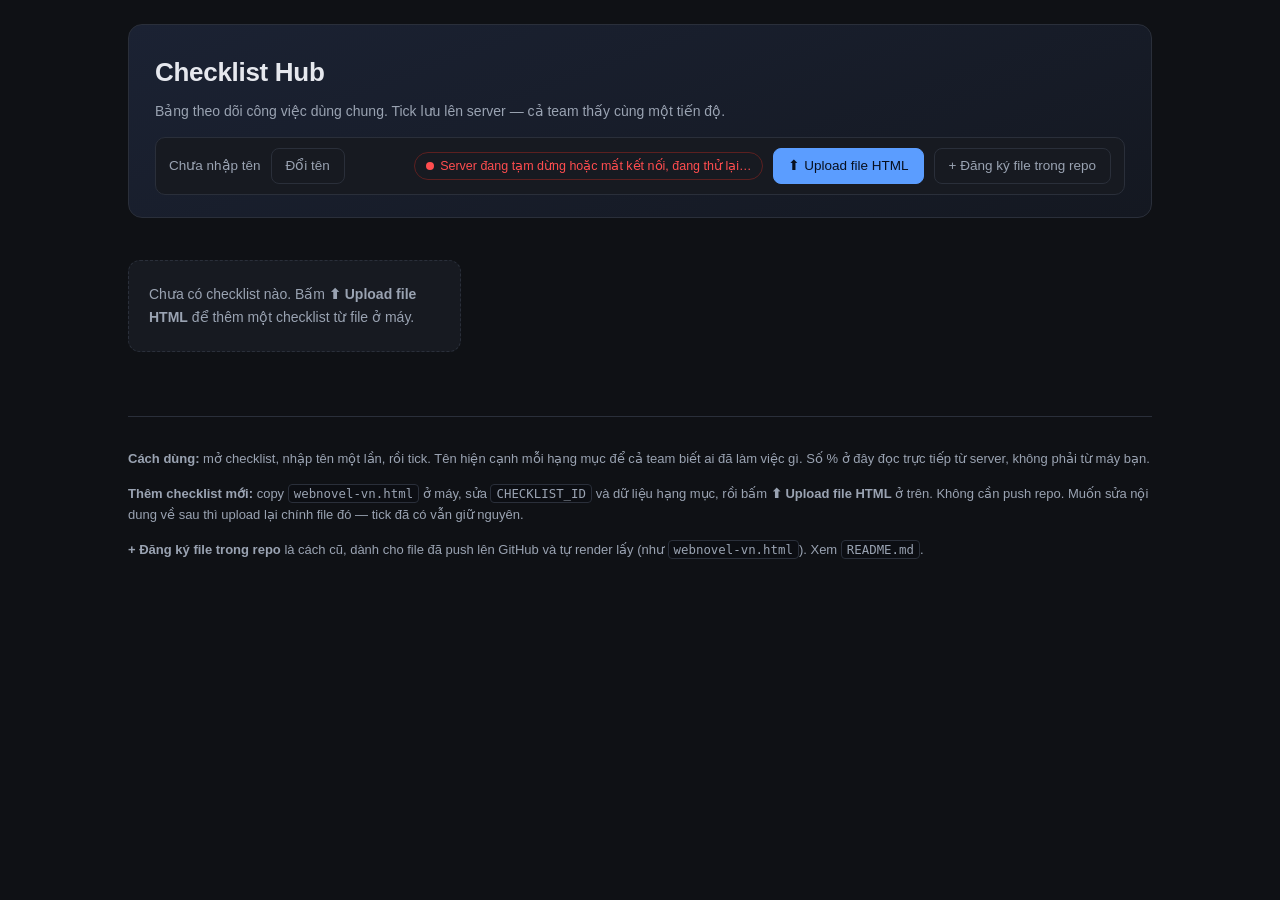
<file: index.html>
<!DOCTYPE html>
<html lang="vi">
<head>
<meta charset="UTF-8">
<meta name="viewport" content="width=device-width, initial-scale=1">
<title>Checklist Hub</title>
<link rel="stylesheet" href="assets/checklist.css">
</head>
<body>
<div class="wrap">

<header class="hero">
  <h1>Checklist Hub</h1>
  <p class="sub">Bảng theo dõi công việc dùng chung. Tick lưu lên server — cả team thấy cùng một tiến độ.</p>
  <div class="idbar">
    <span class="who" id="whoami">Chưa nhập tên</span>
    <button class="ghost" id="btnName">Đổi tên</button>
    <span class="sp"></span>
    <span class="status load" id="status"><span class="dot"></span>Đang tải tiến độ…</span>
    <button id="btnUpload">⬆ Upload file HTML</button>
    <button class="ghost" id="btnAdd">+ Đăng ký file trong repo</button>
  </div>
</header>

<div class="addbox" id="upbox" hidden>
  <h3>Upload file HTML làm checklist mới</h3>
  <p class="hint">Chọn file <code>.html</code> ở máy — nội dung hạng mục được đọc ra và lưu lên
  server, <b>không cần push repo, không cần chờ deploy</b>. Nhận hai dạng file: file khai
  <code>SECTIONS</code> (như <code>webnovel-vn.html</code>), hoặc file viết tay có mỗi hạng mục là một
  ô <code>&lt;input type="checkbox"&gt;</code> kèm tiêu đề. Mã checklist suy từ tên file nếu file
  không tự khai.</p>
  <div class="frow">
    <label>File HTML <span class="req">*</span>
      <input type="file" id="uFile" accept=".html,.htm,text/html">
      <em>Dạng checkbox: nên có <code>data-id</code> ở mỗi ô để tick không lệch khi sửa file.</em>
    </label>
    <label>Mã checklist <span class="req">*</span>
      <input type="text" id="uId" placeholder="tự điền sau khi chọn file" maxlength="40" autocomplete="off">
      <em id="uIdHint">Khoá gắn tick trong DB. Sau khi upload thì <b>đừng đổi</b> — đổi là mất tick.</em>
    </label>
  </div>
  <div class="frow">
    <label>Tên hiển thị <span class="req">*</span>
      <input type="text" id="uName" placeholder="tự lấy từ &lt;title&gt; của file" maxlength="80" autocomplete="off">
    </label>
    <label>Mô tả ngắn
      <input type="text" id="uDescr" placeholder="SEO on-page + schema cho website bệnh viện." maxlength="300" autocomplete="off">
    </label>
  </div>
  <div class="upinfo" id="uInfo" hidden></div>
  <div class="fmsg" id="uMsg"></div>
  <div class="factions">
    <button id="btnUpSave" disabled>Upload</button>
    <button class="ghost" id="btnUpCancel">Huỷ</button>
  </div>
</div>

<div class="addbox" id="addbox" hidden>
  <h3>Đăng ký checklist đã có trong repo</h3>
  <p class="hint">File HTML phải đã nằm ở gốc repo (đã push lên GitHub). Form này chỉ đăng ký nó
  để hiện ở đây và cho phép ghi tick — nó không tạo ra file.</p>
  <div class="frow">
    <label>Tên file <span class="req">*</span>
      <input type="text" id="fFile" placeholder="dnd-seo.html" maxlength="64" autocomplete="off">
      <em id="hFile">Chữ thường, gạch ngang, kết thúc bằng .html</em>
    </label>
    <label>Mã checklist <span class="req">*</span>
      <input type="text" id="fId" placeholder="dnd-seo" maxlength="40" autocomplete="off">
      <em>Phải khớp <code>CHECKLIST_ID</code> khai trong file. Không đổi được sau khi tạo.</em>
    </label>
  </div>
  <div class="frow">
    <label>Tên hiển thị <span class="req">*</span>
      <input type="text" id="fName" placeholder="matquoctednd.vn" maxlength="80" autocomplete="off">
    </label>
    <label>Số hạng mục
      <input type="text" id="fTotal" placeholder="tự dò từ file" maxlength="5" inputmode="numeric" autocomplete="off">
      <em>Để trống thì lấy từ file. Trang checklist tự sửa lại nếu lệch.</em>
    </label>
  </div>
  <label class="full">Mô tả ngắn
    <input type="text" id="fDescr" placeholder="SEO on-page + schema cho website bệnh viện." maxlength="300" autocomplete="off">
  </label>
  <div class="fmsg" id="fMsg"></div>
  <div class="factions">
    <button id="btnSave">Đăng ký</button>
    <button class="ghost" id="btnCancel">Huỷ</button>
  </div>
</div>

<div class="hub" id="hub"></div>

<footer>
  <p><b>Cách dùng:</b> mở checklist, nhập tên một lần, rồi tick. Tên hiện cạnh mỗi hạng mục để cả
  team biết ai đã làm việc gì. Số % ở đây đọc trực tiếp từ server, không phải từ máy bạn.</p>
  <p><b>Thêm checklist mới:</b> copy <code>webnovel-vn.html</code> ở máy, sửa
  <code>CHECKLIST_ID</code> và dữ liệu hạng mục, rồi bấm <b>⬆ Upload file HTML</b> ở trên. Không cần
  push repo. Muốn sửa nội dung về sau thì upload lại chính file đó — tick đã có vẫn giữ nguyên.</p>
  <p><b>+ Đăng ký file trong repo</b> là cách cũ, dành cho file đã push lên GitHub và tự render lấy
  (như <code>webnovel-vn.html</code>). Xem <code>README.md</code>.</p>
</footer>
</div>

<script src="assets/config.js"></script>
<script src="assets/sanitize.js"></script>
<script src="assets/parse-def.js"></script>
<script src="assets/hub.js"></script>
</body>
</html>
</file>
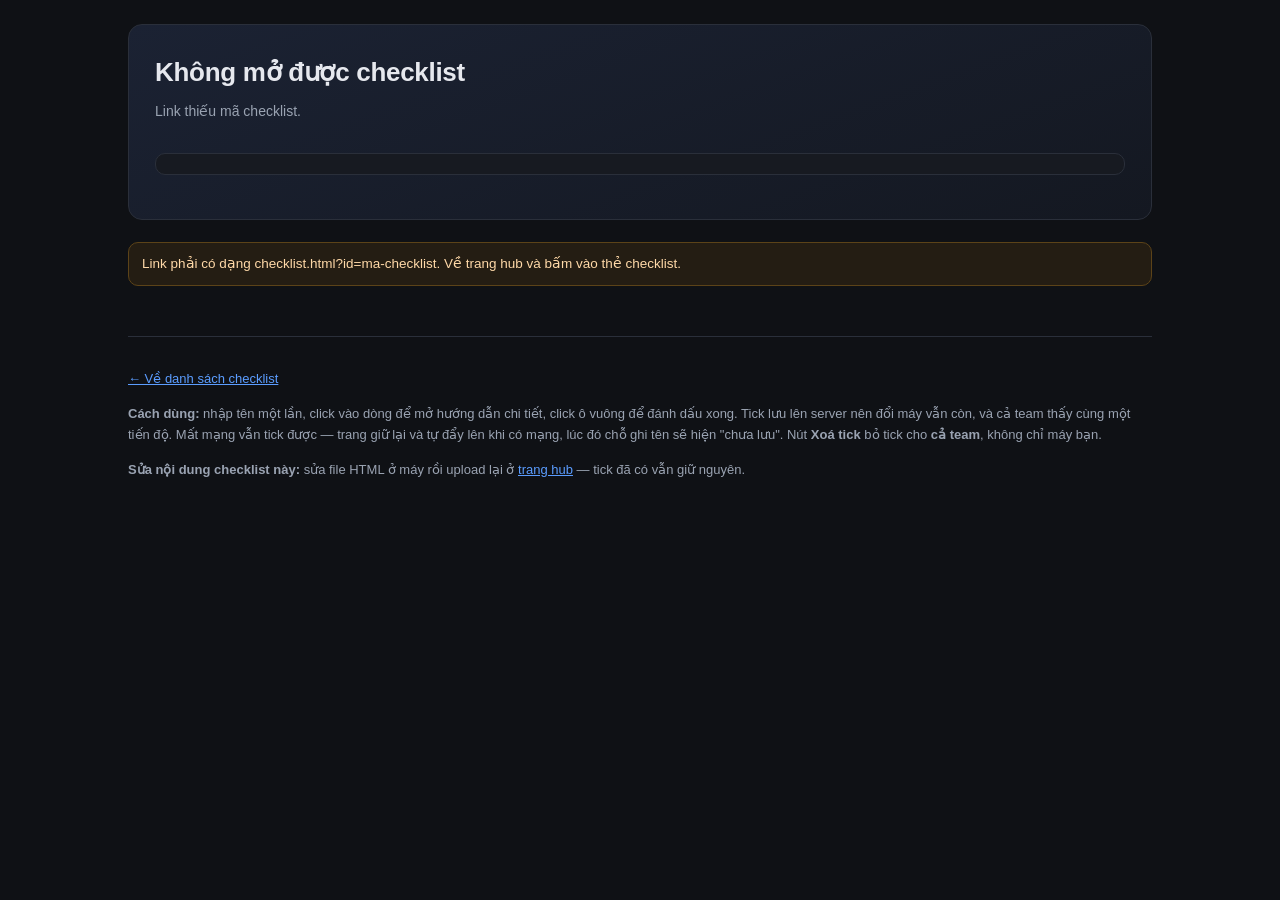
<file: checklist.html>
<!DOCTYPE html>
<html lang="vi">
<head>
<meta charset="UTF-8">
<meta name="viewport" content="width=device-width, initial-scale=1">
<title>Checklist</title>
<link rel="stylesheet" href="assets/checklist.css">
</head>
<body>
<div class="wrap">

<header class="hero">
  <h1 id="pageTitle">Đang tải…</h1>
  <p class="sub" id="pageSub"></p>
  <div class="meta" id="pageMeta"></div>
  <div class="idbar" id="idbar"></div>
  <div class="needname" id="needname" style="display:none">
    Chưa nhập tên nên chưa tick được. Nhập tên ở ô phía trên — tên này hiện cạnh mỗi hạng mục bạn tick,
    để cả team biết ai đã làm việc gì.
  </div>
  <div class="scores" id="scores"></div>
</header>

<div class="progwrap" id="progwrap" hidden>
  <div class="progtop">
    <b id="progtxt">0 / 0 hạng mục</b>
    <span style="color:var(--muted);font-size:13px" id="progpct">0%</span>
  </div>
  <div class="progbar"><i id="progbar"></i></div>
  <div class="filters" id="filters">
    <div class="tools">
      <button id="expandAll">Mở hết</button>
      <button id="collapseAll">Thu hết</button>
      <button id="reset">Xoá tick</button>
    </div>
  </div>
</div>

<div id="content"></div>

<footer>
  <p><a href="index.html">← Về danh sách checklist</a></p>
  <p><b>Cách dùng:</b> nhập tên một lần, click vào dòng để mở hướng dẫn chi tiết, click ô vuông để
  đánh dấu xong. Tick lưu lên server nên đổi máy vẫn còn, và cả team thấy cùng một tiến độ.
  Mất mạng vẫn tick được — trang giữ lại và tự đẩy lên khi có mạng, lúc đó chỗ ghi tên sẽ hiện
  "chưa lưu". Nút <b>Xoá tick</b> bỏ tick cho <b>cả team</b>, không chỉ máy bạn.</p>
  <p><b>Sửa nội dung checklist này:</b> sửa file HTML ở máy rồi upload lại ở
  <a href="index.html">trang hub</a> — tick đã có vẫn giữ nguyên.</p>
</footer>
</div>

<script src="assets/config.js"></script>
<script src="assets/sanitize.js"></script>
<script src="assets/parse-def.js"></script>
<script>
/* ============================================================
   Renderer chung cho checklist dạng `def` (nội dung nằm trong DB).
   Khác webnovel-vn.html ở chỗ: file đó khai SCORES/SECTIONS ngay trong trang,
   còn trang này đọc từ bảng `checklist_defs` theo `?id=` rồi mới nạp sync.js.

   TOÀN BỘ phải nằm trong IIFE. sync.js khai top-level `const REST, RPC, HDRS,
   NAME_KEY, esc, $, state, queue…` — trùng tên với bất cứ khai báo nào ở đây là
   SyntaxError, chết cả trang. Chỉ ba biến CHECKLIST_ID / SCORES / SECTIONS được
   đưa ra global, vì sync.js đọc chúng.
   ============================================================ */
(function () {
  'use strict';

  const el = id => document.getElementById(id);
  const escText = (node, s) => { node.textContent = String(s == null ? '' : s); };

  function fail(msg, detail) {
    escText(el('pageTitle'), 'Không mở được checklist');
    escText(el('pageSub'), msg);
    el('idbar').innerHTML = '';
    const box = document.createElement('div');
    box.className = 'needname';
    box.textContent = detail || 'Kiểm tra lại link, hoặc quay về trang hub để chọn checklist.';
    el('content').appendChild(box);
    document.title = 'Không mở được checklist';
  }

  const id = new URLSearchParams(location.search).get('id') || '';
  if (!id) {
    return fail('Link thiếu mã checklist.',
      'Link phải có dạng checklist.html?id=ma-checklist. Về trang hub và bấm vào thẻ checklist.');
  }
  if (!DEF_ID_RE.test(id)) {
    return fail(`Mã checklist "${id.slice(0, 60)}" sai định dạng.`,
      'Mã chỉ gồm chữ thường, số và gạch ngang.');
  }

  /* Nút filter sinh từ dữ liệu, không hardcode P0/P1/… như webnovel-vn.html.
     applyFilter() trong sync.js so `data-f` với `item.dataset.p` nên chỉ cần
     đúng thuộc tính đó là chạy. Chèn TRƯỚC .tools để hai nút Mở/Thu vẫn ở cuối. */
  function buildFilters(sections) {
    const bar = el('filters');
    const tools = bar.querySelector('.tools');
    const add = (f, label, on) => {
      const b = document.createElement('button');
      b.dataset.f = f;
      b.textContent = label;
      if (on) b.className = 'on';
      bar.insertBefore(b, tools);
    };
    add('all', 'Tất cả', true);
    sections.forEach(s => add(s.id, s.title.length > 22 ? s.id : s.title));
    add('todo', 'Chưa xong');
  }

  function paintHeader(def, row) {
    const title = (def.meta && def.meta.title) || row.name || id;
    escText(el('pageTitle'), title);
    document.title = title;
    escText(el('pageSub'), row.descr ||
      'Bản làm việc kèm hướng dẫn từng bước. Tick xong lưu lên server — cả team thấy chung.');

    const chips = [
      `${def.total} hạng mục`,
      `${def.sections.length} nhóm`,
    ];
    if (row.updated_by) chips.push(`Nội dung do ${row.updated_by} upload`);
    if (row.updated_at) {
      const d = new Date(row.updated_at);
      if (!isNaN(d)) {
        const p = n => String(n).padStart(2, '0');
        chips.push(`Cập nhật ${p(d.getDate())}/${p(d.getMonth() + 1)}/${d.getFullYear()}`);
      }
    }
    el('pageMeta').innerHTML = '';
    chips.forEach(c => {
      const s = document.createElement('span');
      s.className = 'chip';
      s.textContent = c;
      el('pageMeta').appendChild(s);
    });
  }

  const REST_DEFS = SUPABASE_URL.replace(/\/+$/, '') + '/rest/v1';

  (async function boot() {
    let defRow, metaRow;
    try {
      /* Hai request song song thay vì một request có embed `checklists(...)`:
         embed phụ thuộc vào việc PostgREST nhận ra khoá ngoại, còn cách này thì
         không — và nó khớp với cách hub.js đang làm. */
      const q = `id=eq.${encodeURIComponent(id)}`;
      const [resDef, resMeta] = await Promise.all([
        fetch(`${REST_DEFS}/checklist_defs?select=id,scores,sections,meta,updated_by,updated_at&${q}`,
          { headers: SB_HEADERS, cache: 'no-store' }),
        fetch(`${REST_DEFS}/checklists?select=id,name,descr,kind&${q}`,
          { headers: SB_HEADERS, cache: 'no-store' }),
      ]);
      if (!resDef.ok) throw new Error('HTTP ' + resDef.status);
      if (!resMeta.ok) throw new Error('HTTP ' + resMeta.status);
      const [defs, metas] = await Promise.all([resDef.json(), resMeta.json()]);
      defRow = Array.isArray(defs) ? defs[0] : null;
      metaRow = (Array.isArray(metas) ? metas[0] : null) || {};
    } catch (err) {
      return fail('Không tải được nội dung từ server.',
        'Kiểm tra mạng rồi tải lại trang. Nếu vẫn lỗi, nội dung có thể chưa được upload.');
    }

    if (!defRow) {
      return fail(`Không có checklist nào mang mã "${id}".`,
        metaRow.kind === 'file'
          ? `Mã này thuộc checklist dạng file (${metaRow.name || id}) — mở nó từ trang hub, không qua link này.`
          : 'Có thể nó chưa được upload. Về trang hub và upload file HTML tương ứng.');
    }

    /* Lọc lại ở client dù dữ liệu đến từ DB của mình: bảng này chứa HTML do người
       dùng upload, và trang là public nên ai cũng upload được. Không tin DB thay
       cho việc lọc. */
    let parsed;
    try {
      parsed = validateDef({
        id: defRow.id,
        scores: defRow.scores,
        sections: defRow.sections,
        title: (defRow.meta && defRow.meta.title) || metaRow.name || '',
      });
    } catch (err) {
      return fail('Nội dung checklist không hợp lệ.', err.message);
    }

    const def = parsed.def;
    paintHeader(def, {
      name: metaRow.name || '',
      descr: metaRow.descr || '',
      updated_by: defRow.updated_by || '',
      updated_at: defRow.updated_at || '',
    });
    buildFilters(def.sections);
    el('progwrap').hidden = false;

    /* Ba biến sync.js cần. Gán trước khi nạp nó, và chỉ nạp MỘT lần. */
    window.CHECKLIST_ID = def.id;
    window.SCORES = def.scores;
    window.SECTIONS = def.sections;

    const s = document.createElement('script');
    s.src = 'assets/sync.js';
    document.body.appendChild(s);
  })();
})();
</script>
</body>
</html>
</file>
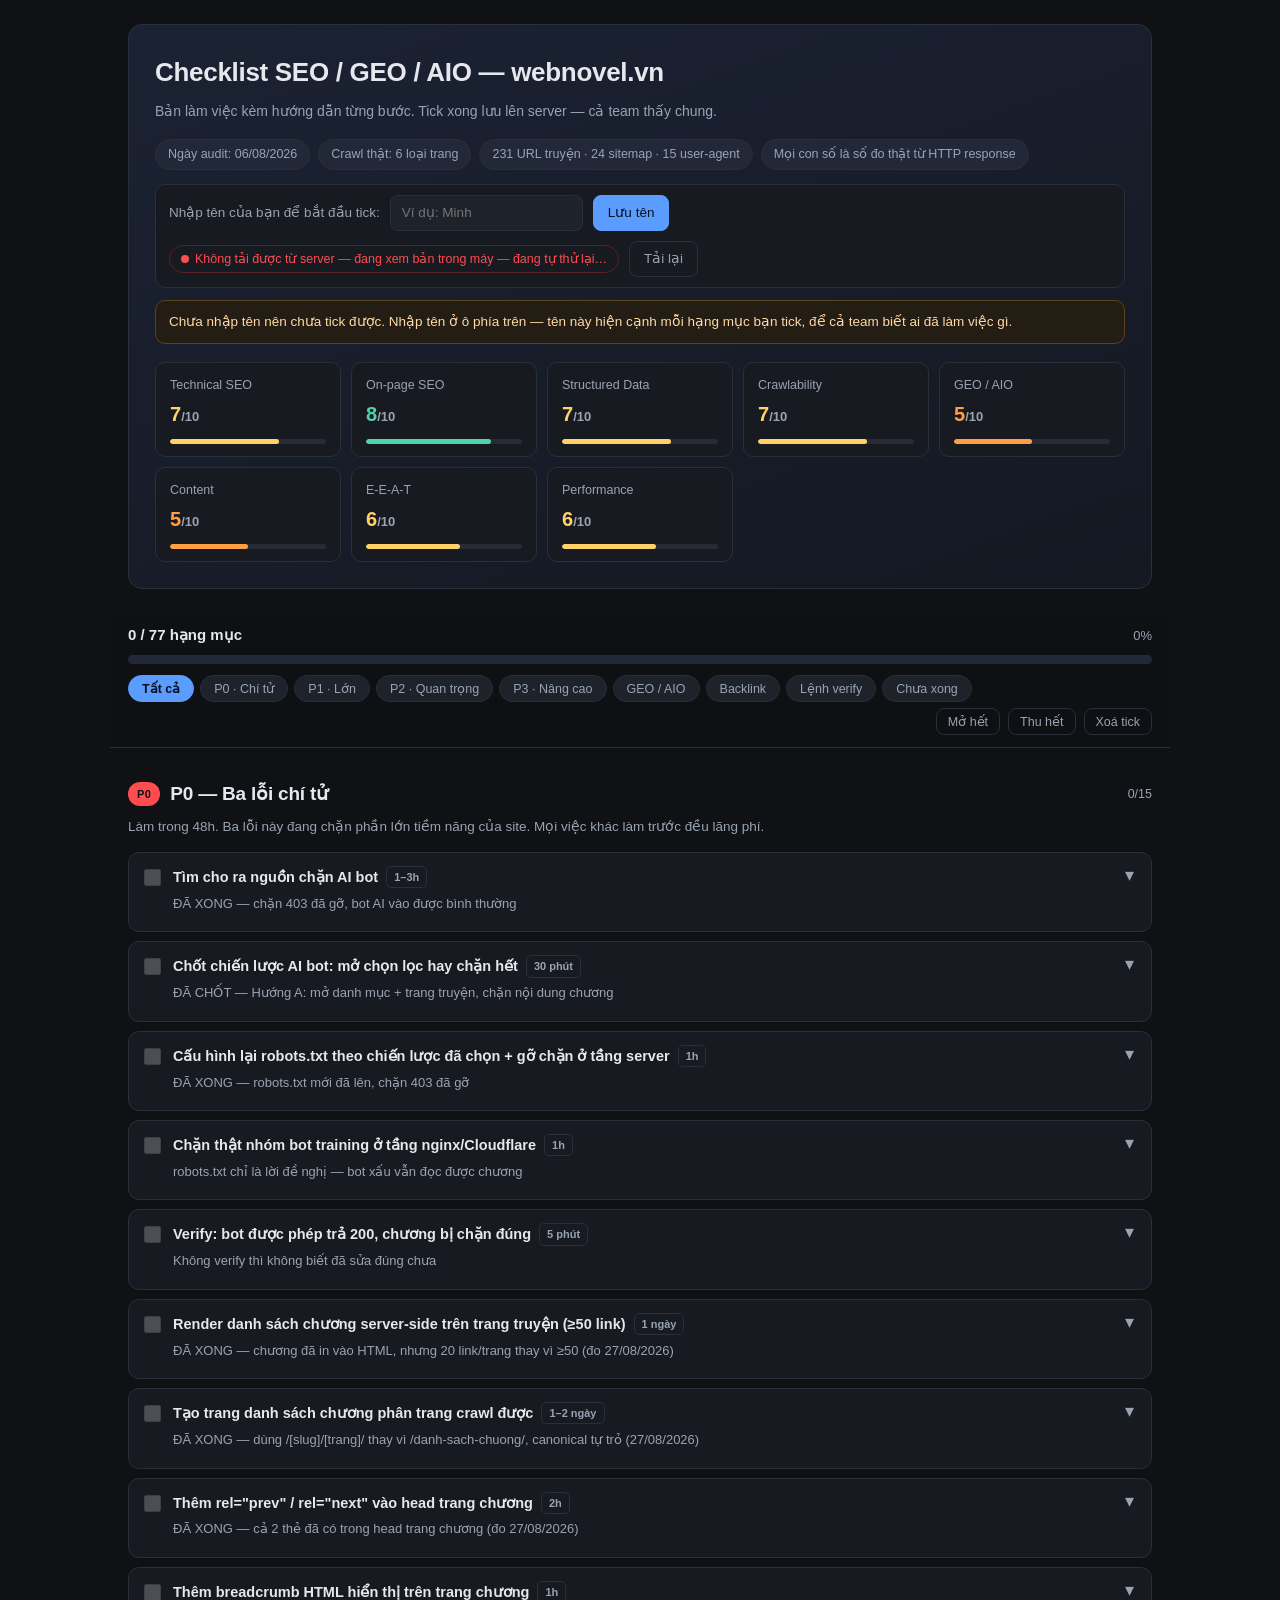
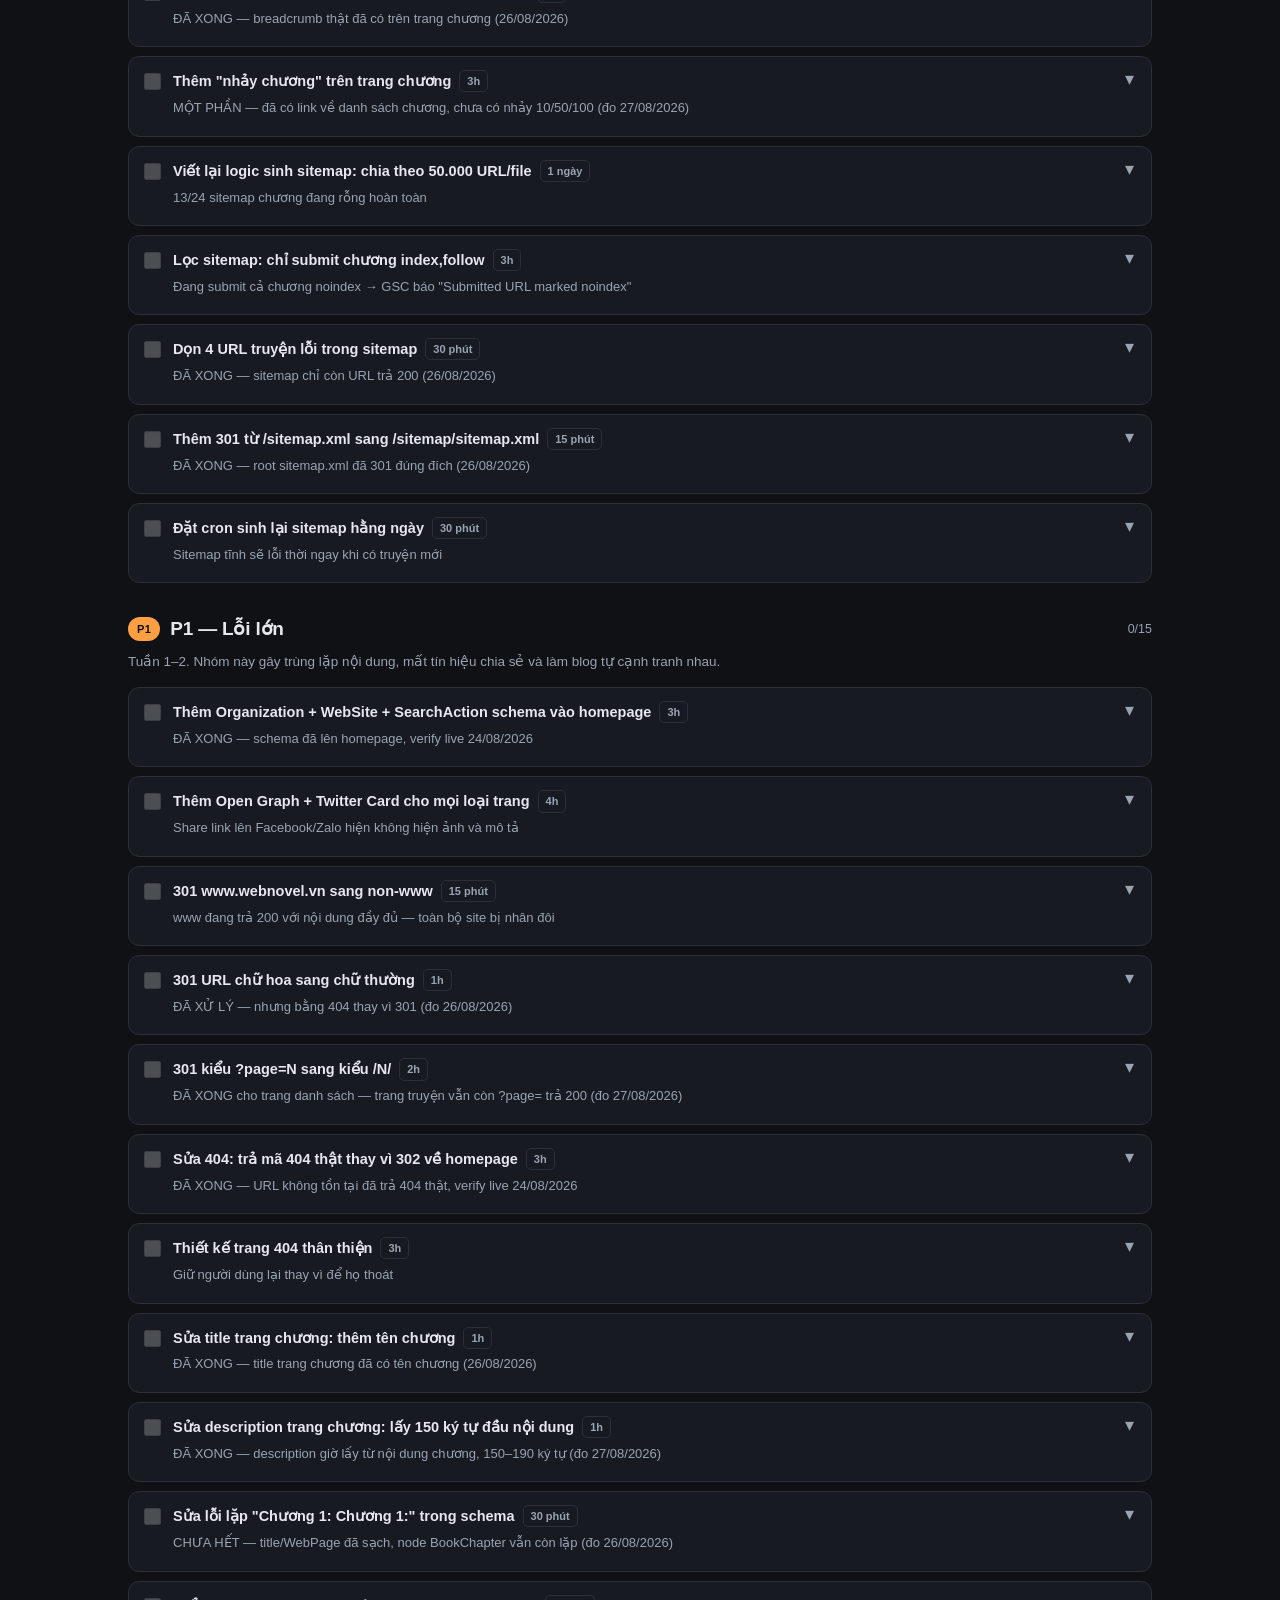
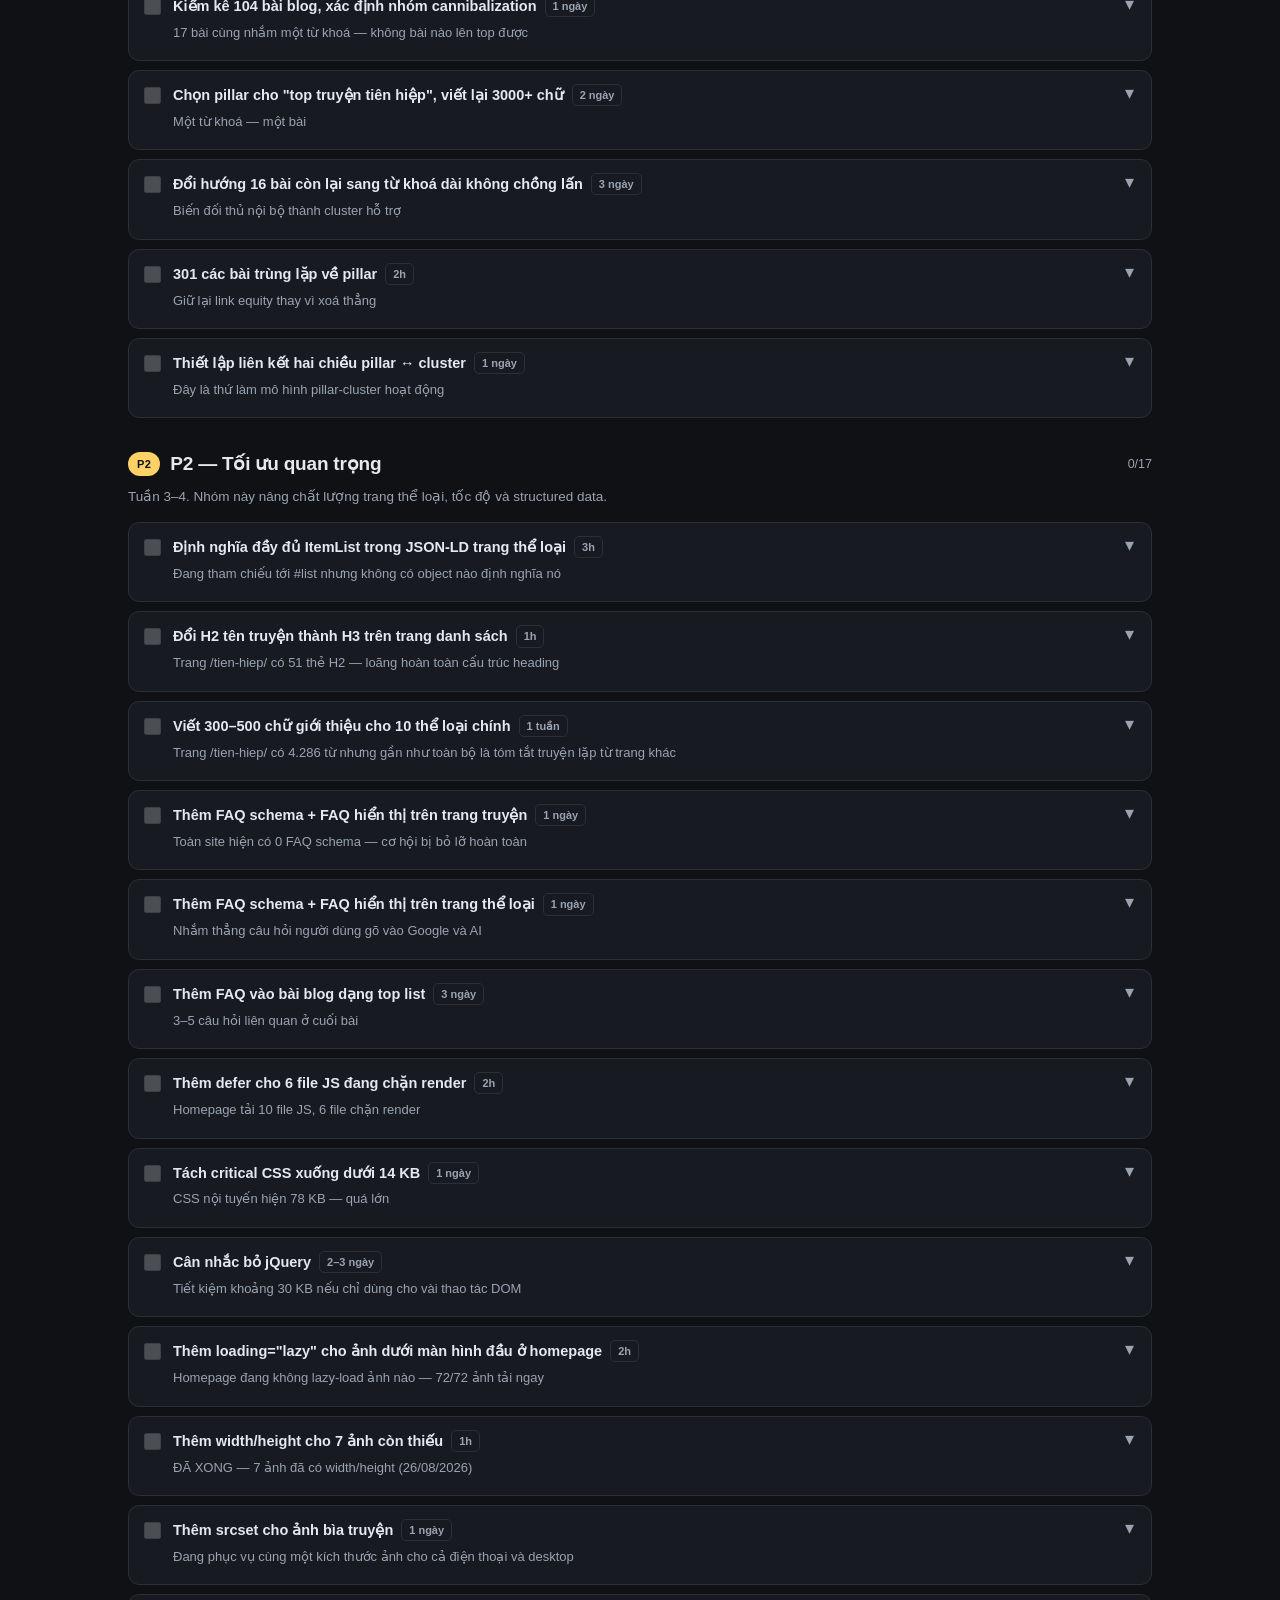
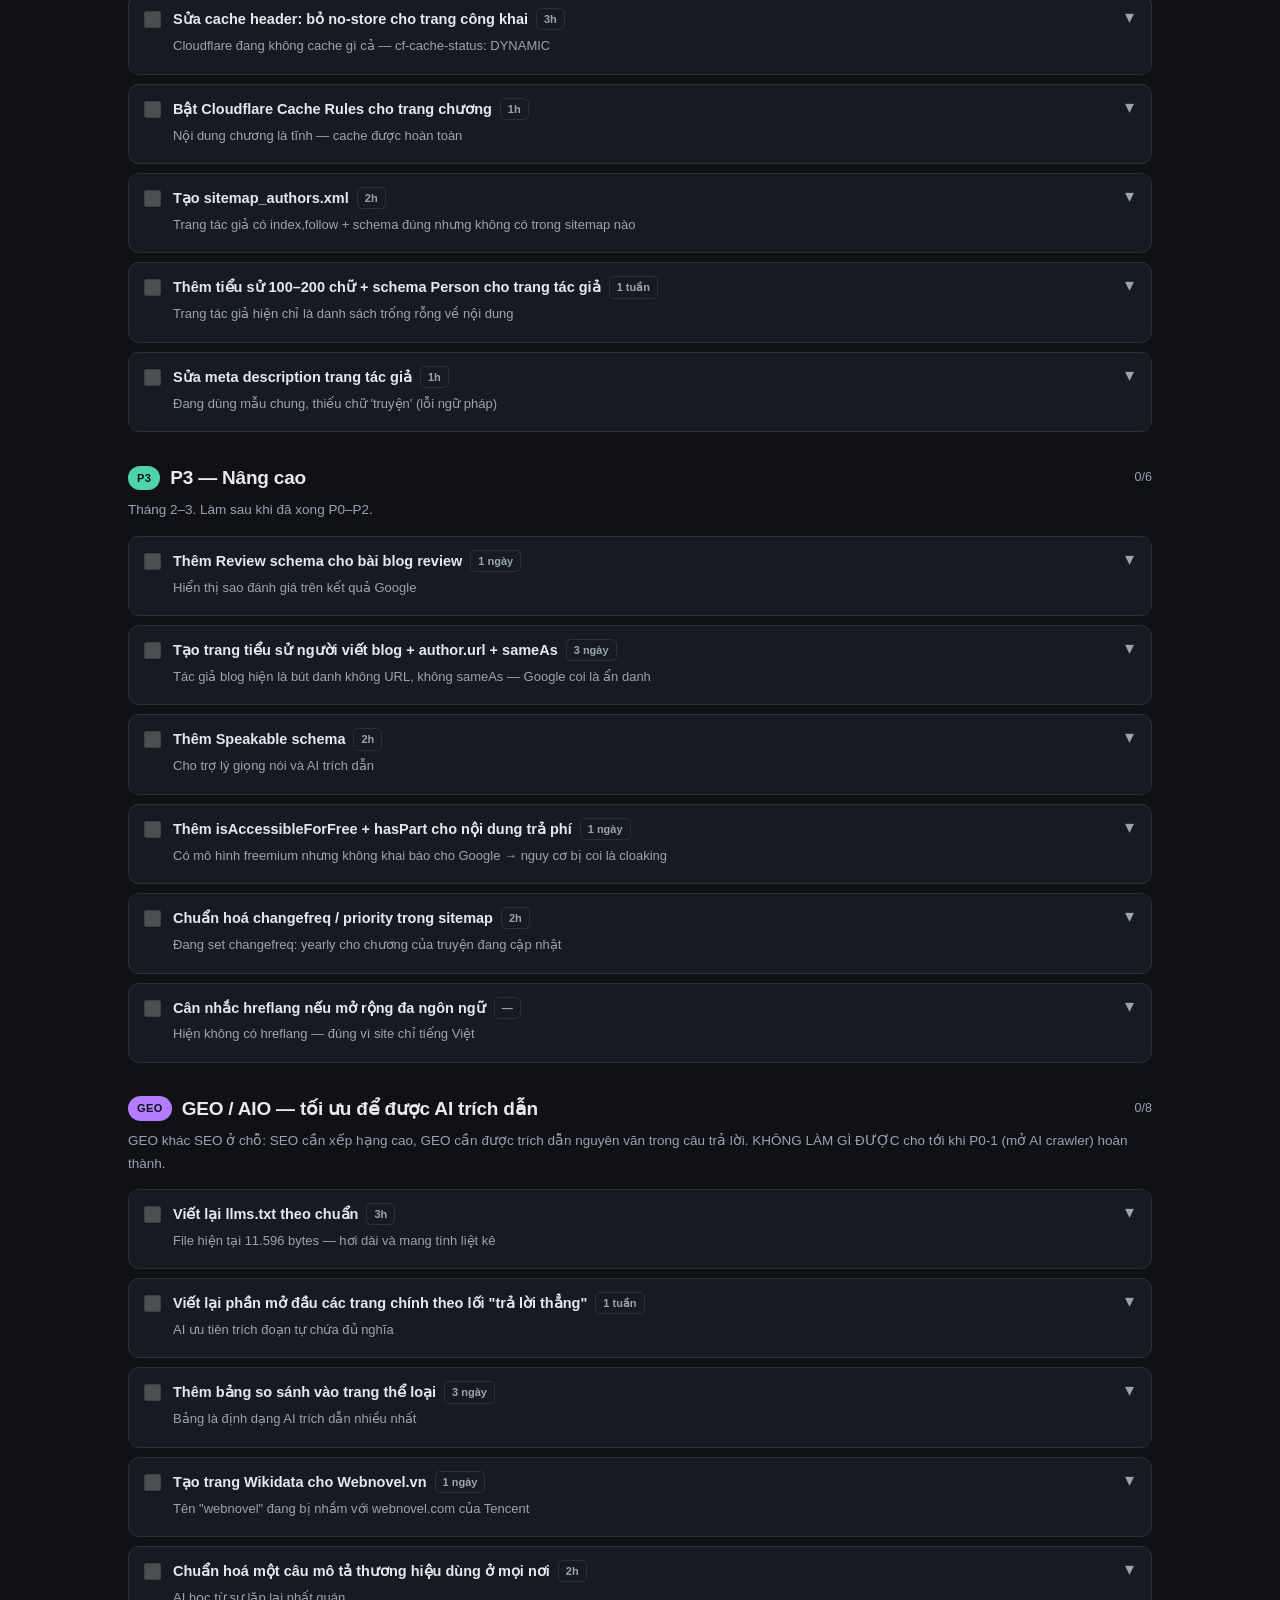
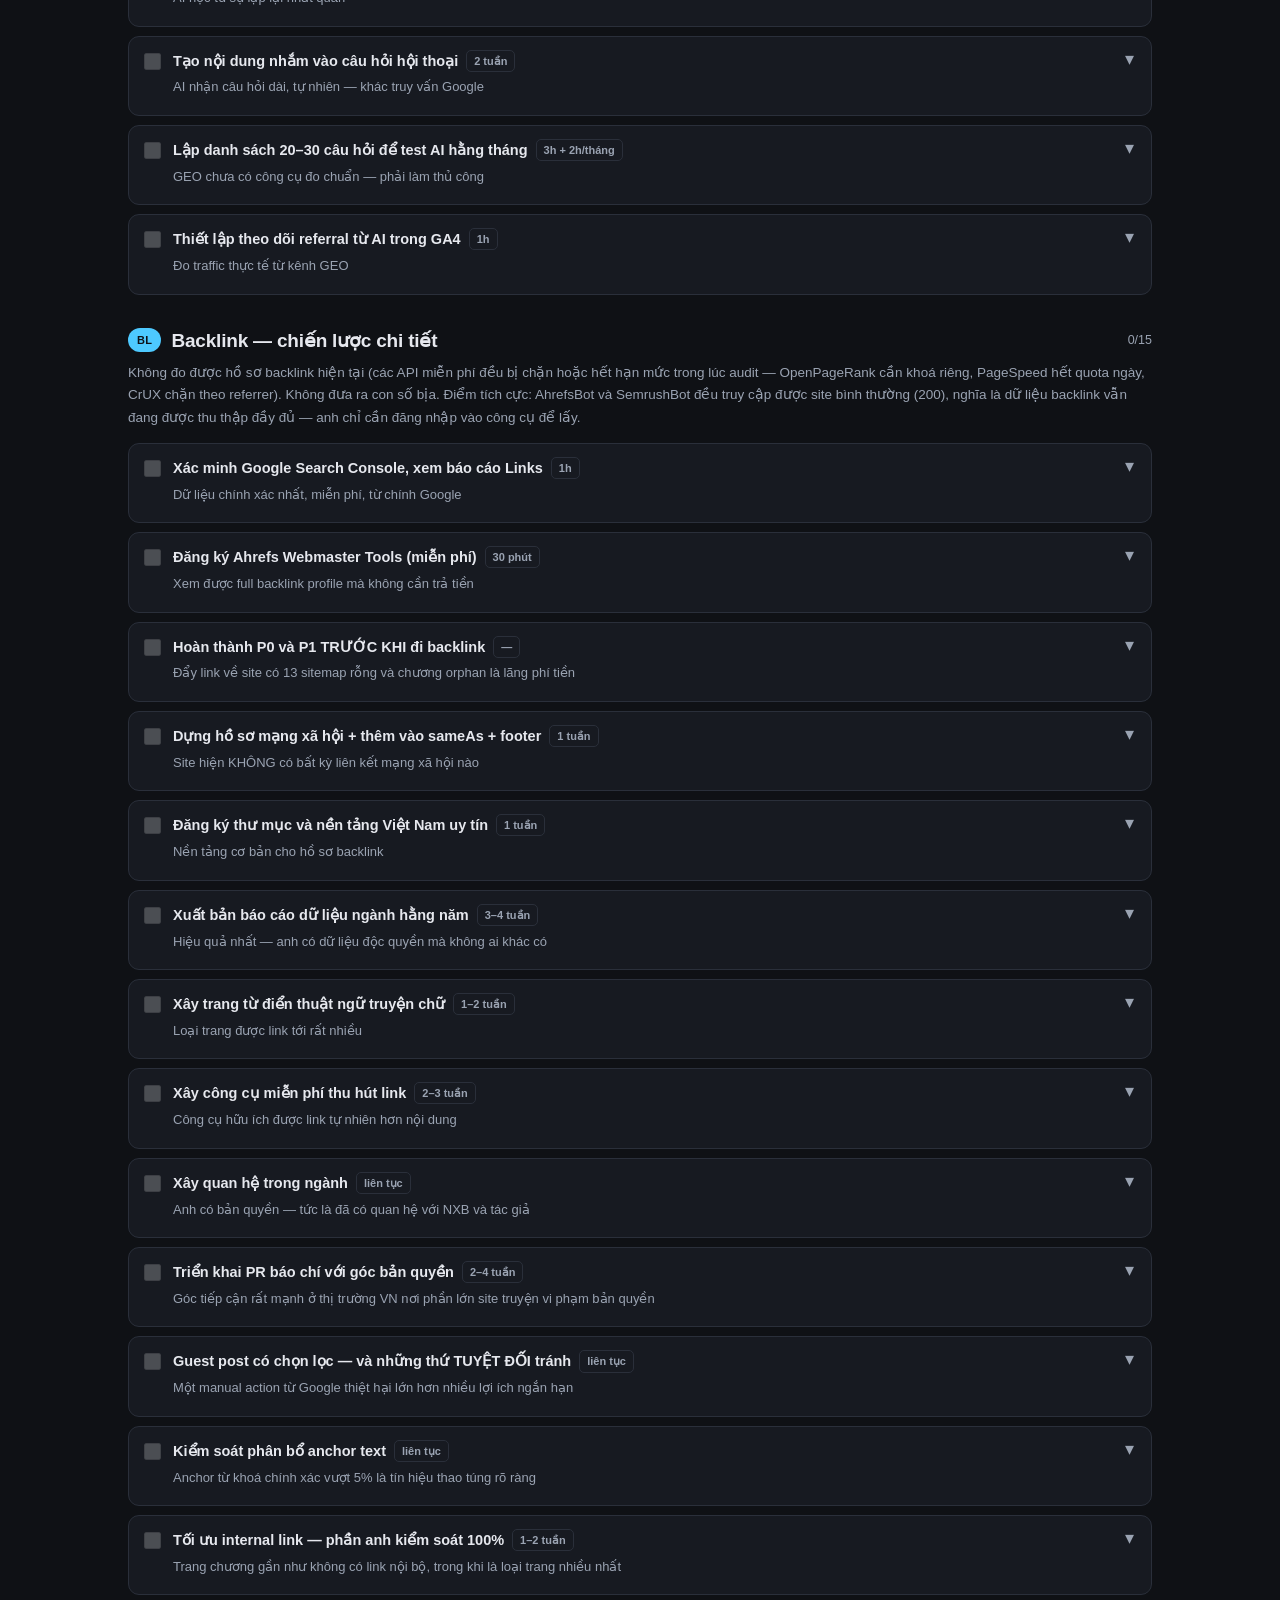
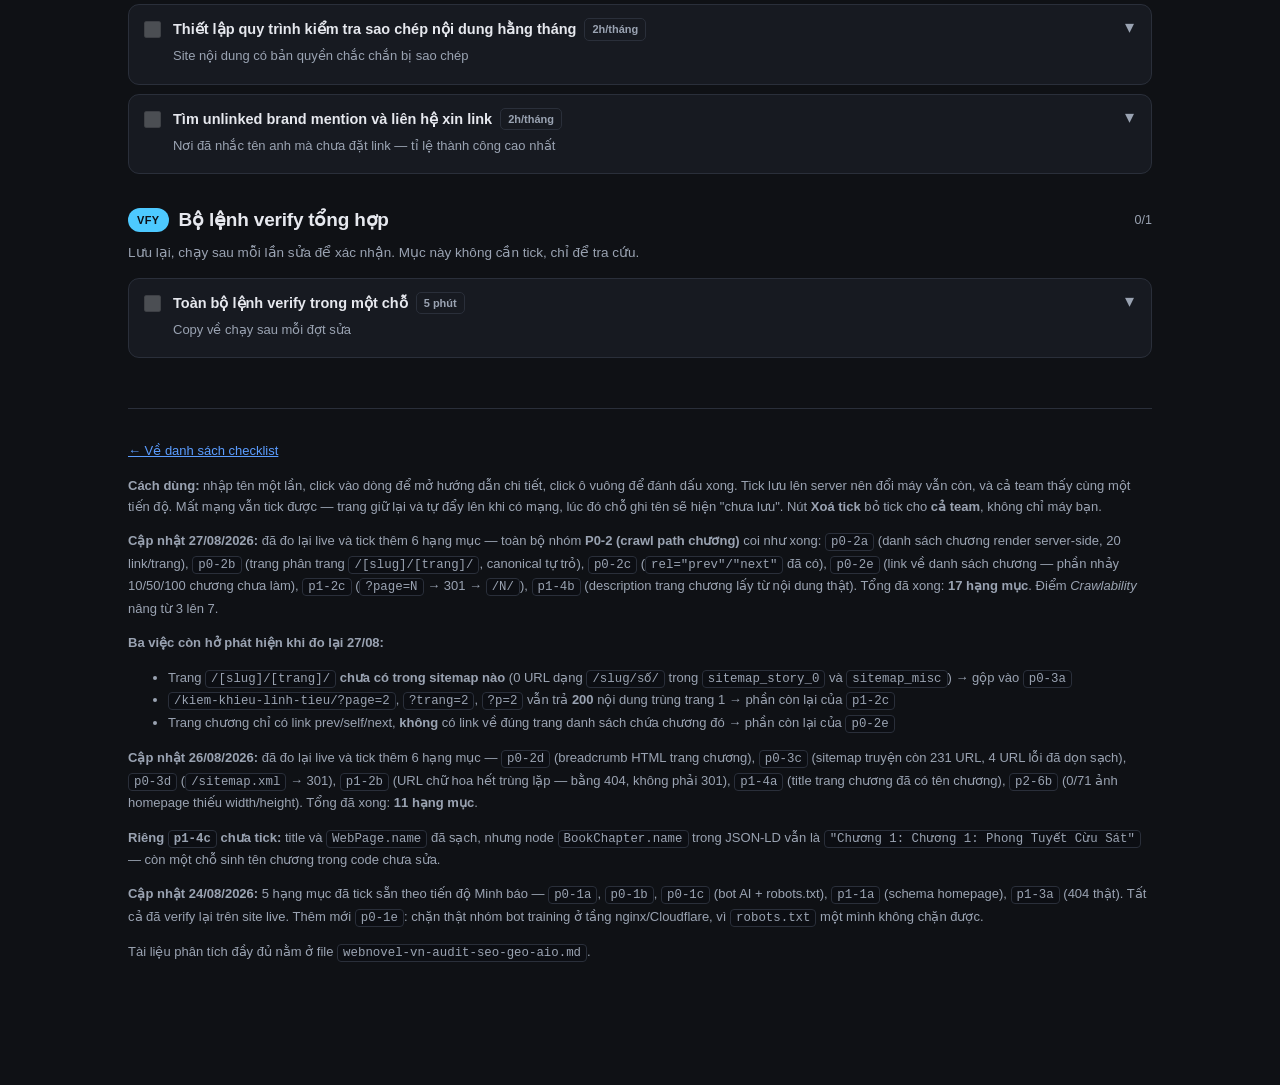
<file: webnovel-vn.html>
<!DOCTYPE html>
<html lang="vi">
<head>
<meta charset="UTF-8">
<meta name="viewport" content="width=device-width, initial-scale=1">
<title>Checklist SEO / GEO / AIO — webnovel.vn</title>
<link rel="stylesheet" href="assets/checklist.css">
</head>
<body>
<div class="wrap">

<header class="hero">
  <h1>Checklist SEO / GEO / AIO — webnovel.vn</h1>
  <p class="sub">Bản làm việc kèm hướng dẫn từng bước. Tick xong lưu lên server — cả team thấy chung.</p>
  <div class="meta">
    <span class="chip">Ngày audit: 06/08/2026</span>
    <span class="chip">Crawl thật: 6 loại trang</span>
    <span class="chip">231 URL truyện · 24 sitemap · 15 user-agent</span>
    <span class="chip">Mọi con số là số đo thật từ HTTP response</span>
  </div>
  <div class="idbar" id="idbar"></div>
  <div class="needname" id="needname" style="display:none">
    Chưa nhập tên nên chưa tick được. Nhập tên ở ô phía trên — tên này hiện cạnh mỗi hạng mục bạn tick,
    để cả team biết ai đã làm việc gì.
  </div>
  <div class="scores" id="scores"></div>
</header>

<div class="progwrap">
  <div class="progtop">
    <b id="progtxt">0 / 0 hạng mục</b>
    <span style="color:var(--muted);font-size:13px" id="progpct">0%</span>
  </div>
  <div class="progbar"><i id="progbar"></i></div>
  <div class="filters" id="filters">
    <button data-f="all" class="on">Tất cả</button>
    <button data-f="P0">P0 · Chí tử</button>
    <button data-f="P1">P1 · Lớn</button>
    <button data-f="P2">P2 · Quan trọng</button>
    <button data-f="P3">P3 · Nâng cao</button>
    <button data-f="GEO">GEO / AIO</button>
    <button data-f="BL">Backlink</button>
    <button data-f="VFY">Lệnh verify</button>
    <button data-f="todo">Chưa xong</button>
    <div class="tools">
      <button id="expandAll">Mở hết</button>
      <button id="collapseAll">Thu hết</button>
      <button id="reset">Xoá tick</button>
    </div>
  </div>
</div>

<div id="content"></div>

<footer>
  <p><a href="index.html">← Về danh sách checklist</a></p>
  <p><b>Cách dùng:</b> nhập tên một lần, click vào dòng để mở hướng dẫn chi tiết, click ô vuông để
  đánh dấu xong. Tick lưu lên server nên đổi máy vẫn còn, và cả team thấy cùng một tiến độ.
  Mất mạng vẫn tick được — trang giữ lại và tự đẩy lên khi có mạng, lúc đó chỗ ghi tên sẽ hiện
  "chưa lưu". Nút <b>Xoá tick</b> bỏ tick cho <b>cả team</b>, không chỉ máy bạn.</p>
  <p><b>Cập nhật 27/08/2026:</b> đã đo lại live và tick thêm 6 hạng mục — toàn bộ nhóm
  <b>P0-2 (crawl path chương)</b> coi như xong: <code>p0-2a</code> (danh sách chương
  render server-side, 20 link/trang), <code>p0-2b</code> (trang phân trang
  <code>/[slug]/[trang]/</code>, canonical tự trỏ), <code>p0-2c</code>
  (<code>rel="prev"/"next"</code> đã có), <code>p0-2e</code> (link về danh sách chương —
  phần nhảy 10/50/100 chương chưa làm), <code>p1-2c</code> (<code>?page=N</code> → 301 →
  <code>/N/</code>), <code>p1-4b</code> (description trang chương lấy từ nội dung thật).
  Tổng đã xong: <b>17 hạng mục</b>. Điểm <i>Crawlability</i> nâng từ 3 lên 7.</p>
  <p><b>Ba việc còn hở phát hiện khi đo lại 27/08:</b></p>
  <ul>
   <li>Trang <code>/[slug]/[trang]/</code> <b>chưa có trong sitemap nào</b> (0 URL dạng
       <code>/slug/số/</code> trong <code>sitemap_story_0</code> và <code>sitemap_misc</code>)
       → gộp vào <code>p0-3a</code></li>
   <li><code>/kiem-khieu-linh-tieu/?page=2</code>, <code>?trang=2</code>, <code>?p=2</code>
       vẫn trả <b>200</b> nội dung trùng trang 1 → phần còn lại của <code>p1-2c</code></li>
   <li>Trang chương chỉ có link prev/self/next, <b>không</b> có link về đúng trang danh sách
       chứa chương đó → phần còn lại của <code>p0-2e</code></li>
  </ul>
  <p><b>Cập nhật 26/08/2026:</b> đã đo lại live và tick thêm 6 hạng mục — <code>p0-2d</code>
  (breadcrumb HTML trang chương), <code>p0-3c</code> (sitemap truyện còn 231 URL, 4 URL lỗi đã
  dọn sạch), <code>p0-3d</code> (<code>/sitemap.xml</code> → 301), <code>p1-2b</code>
  (URL chữ hoa hết trùng lặp — bằng 404, không phải 301), <code>p1-4a</code> (title trang chương
  đã có tên chương), <code>p2-6b</code> (0/71 ảnh homepage thiếu width/height).
  Tổng đã xong: <b>11 hạng mục</b>.</p>
  <p><b>Riêng <code>p1-4c</code> chưa tick:</b> title và <code>WebPage.name</code> đã sạch, nhưng
  node <code>BookChapter.name</code> trong JSON-LD vẫn là
  <code>"Chương 1: Chương 1: Phong Tuyết Cừu Sát"</code> — còn một chỗ sinh tên chương trong code
  chưa sửa.</p>
  <p><b>Cập nhật 24/08/2026:</b> 5 hạng mục đã tick sẵn theo tiến độ Minh báo —
  <code>p0-1a</code>, <code>p0-1b</code>, <code>p0-1c</code> (bot AI + robots.txt),
  <code>p1-1a</code> (schema homepage), <code>p1-3a</code> (404 thật). Tất cả đã verify lại
  trên site live. Thêm mới <code>p0-1e</code>: chặn thật nhóm bot training ở tầng
  nginx/Cloudflare, vì <code>robots.txt</code> một mình không chặn được.</p>
  <p>Tài liệu phân tích đầy đủ nằm ở file <code>webnovel-vn-audit-seo-geo-aio.md</code>.</p>
</footer>
</div>

<script src="assets/config.js"></script>
<script>
const CHECKLIST_ID = 'webnovel-vn';
const SCORES=[
 ["Technical SEO",7,"Pagination đã chuẩn hoá; còn ?page= ở trang truyện và sitemap chương"],
 ["On-page SEO",8,"Title + description trang chương đã sửa xong"],
 ["Structured Data",7,"Homepage đã có Organization + WebSite; còn thiếu Open Graph"],
 ["Crawlability",7,"Chương đã crawl được: DS chương server-side + phân trang + prev/next"],
 ["GEO / AIO",5,"Bot AI đã vào được; llms.txt đã đọc được, còn nội dung GEO chưa làm"],
 ["Content",5,"Blog cannibalization nặng"],
 ["E-E-A-T",6,"Đã có Organization schema + sameAs; còn thiếu trang tác giả"],
 ["Performance",6,"HTTP/2 + Brotli tốt, 6 file JS chặn render"],
];

/* ---------- DỮ LIỆU CHECKLIST ---------- */
const SECTIONS=[
{
 id:"P0", tag:"t-p0", title:"P0 — Ba lỗi chí tử",
 note:"Làm trong 48h. Ba lỗi này đang chặn phần lớn tiềm năng của site. Mọi việc khác làm trước đều lãng phí.",
 items:[

 {id:"p0-1a", t:"Tìm cho ra nguồn chặn AI bot", w:"ĐÃ XONG — chặn 403 đã gỡ, bot AI vào được bình thường",
  e:"1–3h", b:`
  <div class="callout good"><b>Đã xử lý xong.</b> Đo lại ngày 24/08/2026: các bot AI đều trả
  <b>200</b> ở trang chủ, <code>/robots.txt</code> và <code>/llms.txt</code>.
  Lớp chặn 403 ở tầng server đã được gỡ.</div>

  <h4>Số đo hiện tại (24/08/2026)</h4>
  <table><tr><th>Bot</th><th>Trang chủ</th><th>robots.txt</th><th>llms.txt</th></tr>
  <tr><td>OAI-SearchBot</td><td class="good">200</td><td class="good">200</td><td class="good">200</td></tr>
  <tr><td>ChatGPT-User</td><td class="good">200</td><td class="good">200</td><td class="good">200</td></tr>
  <tr><td>PerplexityBot</td><td class="good">200</td><td class="good">200</td><td class="good">200</td></tr>
  <tr><td>ClaudeBot</td><td class="good">200</td><td class="good">200</td><td class="good">200</td></tr>
  <tr><td>Googlebot</td><td class="good">200</td><td class="good">200</td><td class="good">200</td></tr></table>

  <h4>Số đo cũ trước khi sửa (để đối chiếu)</h4>
  <p>9/15 user-agent từng nhận <b>403</b>:</p>
  <table><tr><th>Bot</th><th>Status</th><th>Hệ quả</th></tr>
  <tr><td>GPTBot</td><td class="bad">403</td><td>ChatGPT không index được</td></tr>
  <tr><td>OAI-SearchBot</td><td class="bad">403</td><td>ChatGPT Search không trích dẫn được</td></tr>
  <tr><td>ChatGPT-User</td><td class="bad">403</td><td>User hỏi ChatGPT về site → không đọc được</td></tr>
  <tr><td>PerplexityBot</td><td class="bad">403</td><td>Perplexity không trích dẫn được</td></tr>
  <tr><td>ClaudeBot</td><td class="bad">403</td><td>Claude không đọc được</td></tr>
  <tr><td>Claude-Web</td><td class="bad">403</td><td>Claude không đọc được</td></tr>
  <tr><td>CCBot (Common Crawl)</td><td class="bad">403</td><td>Không vào dataset chung</td></tr>
  <tr><td>Amazonbot</td><td class="bad">403</td><td>Alexa/Rufus không đọc được</td></tr>
  <tr><td>meta-externalagent</td><td class="bad">403</td><td>Meta AI không đọc được</td></tr>
  <tr><td>Googlebot / Google-Extended</td><td class="good">200</td><td>OK</td></tr>
  <tr><td>Bingbot / Applebot</td><td class="good">200</td><td>OK</td></tr>
  <tr><td>facebookexternalhit / Twitterbot</td><td class="good">200</td><td>OK</td></tr></table>

  <div class="callout"><b>Đã giải quyết:</b> <code>llms.txt</code> (11.596 bytes) giờ trả 200 cho
  mọi bot AI được phép — file đã thực sự phục vụ được mục đích của nó.</div>

  <h4>Cách đã truy ra nguồn chặn (lưu lại để tham chiếu)</h4>
  <p>Response 403 có body đúng 25 bytes <code>Your request was blocked.</code>,
  <code>content-type: text/plain</code>, kèm header
  <code>cache-control: private, max-age=0, no-store, no-cache, must-revalidate, post-check=0, pre-check=0</code>.</p>
  <p>Cụm <code>post-check=0, pre-check=0</code> là đặc trưng của PHP
  (<code>session_cache_limiter</code> mặc định), <b>không phải trang chặn của Cloudflare</b> —
  Cloudflare khi chặn trả HTML kèm <code>error code: 1020</code>.
  Vậy khả năng cao nhất là <b>code ở origin đang chặn</b>.</p>

  <p><b>Bước 1 — tìm trong code PHP (khả năng cao nhất):</b></p>
<pre><code>ssh root@YOUR_SERVER
grep -rn "GPTBot\\|ClaudeBot\\|PerplexityBot\\|CCBot\\|Amazonbot\\|anthropic\\|HTTP_USER_AGENT" \\
  /path/to/webroot --include=*.php | head -40</code></pre>

  <p><b>Bước 2 — tìm trong cấu hình server:</b></p>
<pre><code>grep -rn "GPTBot\\|ClaudeBot\\|PerplexityBot\\|user_agent" \\
  /etc/nginx/ /path/to/webroot/.htaccess 2>/dev/null</code></pre>
  <p>Với Nginx tìm khối dạng <code>if ($http_user_agent ~* "GPTBot|ClaudeBot") { return 403; }</code></p>

  <p><b>Bước 3 — kiểm tra Cloudflare:</b></p>
  <ul>
   <li>Security → Bots → tắt <b>"Block AI Scrapers and Crawlers"</b> nếu đang bật</li>
   <li>Security → WAF → Custom rules → tìm rule lọc theo <code>User-Agent</code></li>
   <li>Security → WAF → Managed rules → xem có rule AI bot nào bật không</li>
  </ul>`},

 {id:"p0-1b", t:"Chốt chiến lược AI bot: mở chọn lọc hay chặn hết", w:"ĐÃ CHỐT — Hướng A: mở danh mục + trang truyện, chặn nội dung chương",
  e:"30 phút", b:`
  <div class="callout good"><b>Quyết định đã chốt: Hướng A có siết thêm.</b>
  Bot AI có trả link về site được đọc trang chủ, danh mục, trang truyện, tác giả, blog,
  <code>llms.txt</code> và sitemap. Nội dung chương <b>không cho đọc</b>, trừ
  <code>chuong-1</code> để chừa một chương đọc thử. Bot training chặn toàn bộ.</div>

  <p>Site anh là <b>nội dung có bản quyền</b>, nên không phải cứ mở hết là tốt.
  Phân biệt hai loại bot AI:</p>
  <ul>
   <li><b>Bot tìm kiếm / trả lời:</b> đọc trang khi user hỏi, và <b>có gắn link về site anh</b> → mang lại traffic thật</li>
   <li><b>Bot training:</b> hút dữ liệu về huấn luyện model, <b>không trả lại gì</b> → mất nội dung miễn phí</li>
  </ul>

  <h4>Cấu trúc URL cho phép tách được hai tầng này</h4>
  <table><tr><th>Loại trang</th><th>Đường dẫn</th><th>Bot AI</th></tr>
  <tr><td>Danh mục</td><td><code>/tien-hiep/</code></td><td class="good">Cho đọc</td></tr>
  <tr><td>Trang truyện</td><td><code>/van-co-than-de/</code></td><td class="good">Cho đọc</td></tr>
  <tr><td>Chương 1</td><td><code>/van-co-than-de/chuong-1/</code></td><td class="good">Cho đọc</td></tr>
  <tr><td>Chương 2 trở đi</td><td><code>/van-co-than-de/chuong-2/</code></td><td class="bad">Chặn</td></tr></table>
  <p>Chương luôn nằm ở <b>tầng 2</b>, danh mục và trang truyện ở <b>tầng 1</b>.
  Nhờ vậy một dòng <code>Disallow: /*/chuong-</code> chặn đúng chương mà không đụng tới
  danh mục hay trang truyện.</p>

  <h4>Hai lỗi tên bot đã sửa khi chốt</h4>
  <ul>
   <li><code>ClaudeBot</code> là bot <b>hút dữ liệu training</b> → đã chuyển xuống nhóm chặn.
   Hai bot có trả link về site là <code>Claude-User</code> (khi user hỏi) và
   <code>Claude-SearchBot</code> (index cho search) → đã đưa lên nhóm cho phép.</li>
   <li><code>Applebot-Extended</code> là cờ opt-out training của Apple → phải
   <code>Disallow</code>, không phải <code>Allow</code>. Bot đọc để trả lời là
   <code>Applebot</code>.</li>
  </ul>

  <h4>Hướng B — chặn hết (đã loại)</h4>
  <p>Nếu quyết định không cho AI đụng vào nội dung thì <b>phải xoá <code>llms.txt</code></b> đi
  để khỏi mâu thuẫn, và chấp nhận bỏ hoàn toàn kênh GEO.
  Không khuyến nghị: đối thủ mở thì AI sẽ trích dẫn đối thủ.</p>

  <div class="callout">Lưu ý kỹ thuật: <code>robots.txt</code> chỉ là <i>lời đề nghị</i>.
  Việc chặn thật nằm ở tầng server (đang trả 403). Sửa robots.txt mà không sửa code chặn
  thì bot vẫn nhận 403.</div>`},

 {id:"p0-1c", t:"Cấu hình lại robots.txt theo chiến lược đã chọn + gỡ chặn ở tầng server", w:"ĐÃ XONG — robots.txt mới đã lên, chặn 403 đã gỡ",
  e:"1h", b:`
  <div class="callout good"><b>Đã hoàn thành cả hai tầng.</b> Chặn 403 ở origin đã gỡ,
  <code>/robots.txt</code> đã thay bằng bản tách nhóm bot AI, <code>/llms.txt</code> và
  <code>/sitemap/sitemap.xml</code> đều trả 200.</div>

  <h4>robots.txt đang chạy — phần bot AI</h4>
<pre><code>User-agent: OAI-SearchBot
Allow: /*/chuong-1/$
Allow: /*/chuong-1$
Disallow: /*/chuong-
Disallow: /pub/
Disallow: /app/</code></pre>
  <p>Lặp lại y hệt cho <code>ChatGPT-User</code>, <code>Claude-User</code>,
  <code>Claude-SearchBot</code>, <code>PerplexityBot</code>, <code>Applebot</code>.</p>

  <h4>Vì sao hai dòng Allow thắng được Disallow</h4>
  <p>Google chọn luật có <b>path dài nhất</b>. <code>/*/chuong-1/$</code> (16 ký tự) dài hơn
  <code>/*/chuong-</code> (10 ký tự) nên Allow thắng ở chương 1. Dấu <code>$</code> khoá cứng
  phần cuối, nên <code>chuong-10</code> và <code>chuong-100</code> vẫn rơi về Disallow.
  Dòng thứ hai không có dấu <code>/</code> cuối để phủ cả URL dạng
  <code>/slug/chuong-1</code>.</p>

  <h4>Nhóm training vẫn chặn sạch</h4>
<pre><code>User-agent: GPTBot
Disallow: /

User-agent: ClaudeBot
Disallow: /

User-agent: CCBot
Disallow: /

User-agent: Amazonbot
Disallow: /

User-agent: meta-externalagent
Disallow: /

User-agent: Bytespider
Disallow: /

User-agent: Google-Extended
Disallow: /

User-agent: Applebot-Extended
Disallow: /</code></pre>

  <h4>Đã kiểm case dễ sập</h4>
  <p>Truyện <code>/tu-nguoi-go-chuong-tro-thanh-lao-to-tong-mon-phai/</code> có chữ "chuong"
  trong slug nhưng <b>không bị chặn</b>, vì pattern yêu cầu dấu <code>/</code> ngay trước
  <code>chuong-</code>. Đã chạy 47 case kiểm tra theo đúng spec Google, tất cả đúng.</p>

  <div class="callout warn"><b>Còn thiếu tầng thật:</b> đo lại thì
  <code>/kiem-khieu-linh-tieu/chuong-1/</code> vẫn trả <b>200</b> cho cả
  <code>GPTBot</code>, <code>CCBot</code> và <code>Bytespider</code> — tức tầng server
  không chặn gì. <code>robots.txt</code> chỉ là <i>lời đề nghị</i>: bot tôn trọng thì nghe,
  bot không tôn trọng vẫn lấy được nội dung chương. Muốn chặn thật phải chặn theo user-agent
  ở nginx hoặc Cloudflare. Xem hạng mục <b>p0-1e</b>.</div>`},

 {id:"p0-1e", t:"Chặn thật nhóm bot training ở tầng nginx/Cloudflare", w:"robots.txt chỉ là lời đề nghị — bot xấu vẫn đọc được chương",
  e:"1h", b:`
  <p>Đo ngày 24/08/2026 trên <code>/kiem-khieu-linh-tieu/chuong-1/</code>:</p>
<pre><code>GPTBot/1.2      → 200
CCBot/2.0       → 200
Bytespider      → 200
# Không có tầng chặn nào ngoài robots.txt</code></pre>

  <p>Với nội dung có bản quyền, nhóm bot training nên bị chặn cứng, không chỉ khuyên.
  Ví dụ cấu hình Nginx:</p>
<pre><code>map $http_user_agent $block_ai {
    default            0;
    "~*GPTBot"         1;
    "~*ClaudeBot"      1;
    "~*CCBot"          1;
    "~*Amazonbot"      1;
    "~*Bytespider"     1;
    "~*meta-externalagent" 1;
}

server {
    if ($block_ai) { return 403; }
}</code></pre>

  <p><b>Cẩn thận hai điểm:</b></p>
  <ul>
   <li>Pattern <code>ClaudeBot</code> đặt trước, và <b>không</b> dùng pattern chung chung
   kiểu <code>~*Claude</code> — nó sẽ chặn oan <code>Claude-User</code> và
   <code>Claude-SearchBot</code> là hai bot anh muốn cho vào.</li>
   <li>Tương tự, <code>~*Applebot</code> sẽ chặn cả <code>Applebot-Extended</code> lẫn
   <code>Applebot</code>. Nếu muốn chặn riêng bản Extended thì phải khớp đúng chuỗi đó.</li>
  </ul>
  <p><b>Verify sau khi làm:</b> GPTBot phải nhận 403, còn OAI-SearchBot vào trang truyện
  phải vẫn 200.</p>`},

 {id:"p0-1d", t:"Verify: bot được phép trả 200, chương bị chặn đúng", w:"Không verify thì không biết đã sửa đúng chưa",
  e:"5 phút", b:`
  <p><b>Bước 1 — bot được phép phải vào được (đã pass 24/08/2026):</b></p>
<pre><code>for ua in "OAI-SearchBot/1.0" "ChatGPT-User/1.0" "PerplexityBot/1.0" \\
          "Claude-User/1.0" "Claude-SearchBot/1.0"; do
  printf "%-22s " "$ua"
  curl -s -o /dev/null -A "$ua" -w "%{http_code}\\n" https://webnovel.vn/
done
# Kỳ vọng: tất cả 200

curl -s -o /dev/null -A "PerplexityBot/1.0" -w "llms.txt: %{http_code}\\n" \\
  https://webnovel.vn/llms.txt
# Kỳ vọng: 200

curl -s -o /dev/null -A "PerplexityBot/1.0" -w "sitemap: %{http_code}\\n" \\
  https://webnovel.vn/sitemap/sitemap.xml
# Kỳ vọng: 200</code></pre>

  <p><b>Bước 2 — kiểm luật robots.txt bằng công cụ:</b> dán nội dung robots.txt vào
  robots.txt Tester (hoặc Google Search Console → robots.txt report) rồi thử lần lượt:</p>
  <table><tr><th>URL thử</th><th>Kỳ vọng với OAI-SearchBot</th></tr>
  <tr><td><code>/tien-hiep/</code></td><td class="good">Allowed</td></tr>
  <tr><td><code>/van-co-than-de/</code></td><td class="good">Allowed</td></tr>
  <tr><td><code>/van-co-than-de/chuong-1/</code></td><td class="good">Allowed</td></tr>
  <tr><td><code>/van-co-than-de/chuong-2/</code></td><td class="bad">Blocked</td></tr>
  <tr><td><code>/van-co-than-de/chuong-100/</code></td><td class="bad">Blocked</td></tr>
  <tr><td><code>/tu-nguoi-go-chuong-tro-thanh-lao-to-tong-mon-phai/</code></td><td class="good">Allowed</td></tr></table>
  <p>Dòng cuối là case dễ sập nhất: slug truyện có chữ "chuong" nhưng không được bị chặn.</p>

  <p><b>Bước 3 — kiểm Googlebot vẫn đọc được chương</b> (đây là kênh SEO chính, không được
  chặn oan):</p>
<pre><code>curl -s -o /dev/null -A "Googlebot/2.1" -w "%{http_code}\\n" \\
  https://webnovel.vn/kiem-khieu-linh-tieu/chuong-380/
# Kỳ vọng: 200</code></pre>`},

 {id:"p0-2a", t:"Render danh sách chương server-side trên trang truyện (≥50 link)", w:"ĐÃ XONG — chương đã in vào HTML, nhưng 20 link/trang thay vì ≥50 (đo 27/08/2026)",
  e:"1 ngày", b:`
  <div class="callout good"><b>Đã hoàn thành phần cốt lõi.</b> Danh sách chương giờ render
  server-side, không còn phụ thuộc AJAX. Googlebot đã thấy được chương ngay trong HTML tĩnh.</div>

  <h4>Số đo lại 27/08/2026</h4>
<pre><code>curl -s https://webnovel.vn/van-co-than-de-truyen/ \\
  | grep -o 'href="[^"]*chuong-[0-9]*[^"]*"' | sort -u | wc -l
# Trước: 0  →  Hiện tại: 20   ✓ (đã có link thật trong HTML)

curl -s https://webnovel.vn/kiem-khieu-linh-tieu/ | ... | wc -l
# 20   ✓</code></pre>

  <div class="callout warn"><b>Khác với đề xuất ban đầu:</b> checklist đề nghị in
  <b>50–100 link</b>/trang, thực tế đang là <b>20 link</b>/trang. Không sai, nhưng làm số trang
  danh sách tăng gấp 2,5–5 lần: truyện 9008 chương cần <b>451 trang</b> thay vì 91–180 trang.
  Googlebot phải bò nhiều trang hơn để phủ hết. Nếu nâng lên 50–100 chương/trang thì số trang
  giảm mạnh mà vẫn nhẹ. Không gấp — cấu trúc đã crawl được là thắng lợi chính.</div>

  <h4>Số đo cũ trước khi sửa (để đối chiếu)</h4>
  <p>Trên <code>https://webnovel.vn/van-co-than-de-truyen/</code>:</p>
<pre><code>Hiển thị cho người dùng:   "9008 chương"
Số link chương trong HTML: 0</code></pre>
  <p>Tab "DS. chương" load bằng AJAX (thuộc tính <code>data-page="1"</code>).
  Googlebot <b>không click được tab</b>, nên không thấy chương nào.</p>

  <h4>Cách sửa</h4>
  <p>In sẵn vào HTML tối thiểu 50–100 link chương đầu. Giữ AJAX cho trải nghiệm người dùng
  cũng được, nhưng phải có bản HTML tĩnh làm nền:</p>
<pre><code>&lt;nav aria-label="Danh sách chương" class="chapter-list"&gt;
  &lt;h2&gt;Danh sách chương&lt;/h2&gt;
  &lt;ul&gt;
    &lt;li&gt;&lt;a href="/van-co-than-de-truyen/chuong-1/"&gt;Chương 1: Trọng sinh&lt;/a&gt;&lt;/li&gt;
    &lt;li&gt;&lt;a href="/van-co-than-de-truyen/chuong-2/"&gt;Chương 2: ...&lt;/a&gt;&lt;/li&gt;
    &lt;!-- ... 100 chương --&gt;
  &lt;/ul&gt;
  &lt;a href="/van-co-than-de-truyen/danh-sach-chuong/2/" rel="next"&gt;Xem chương tiếp theo →&lt;/a&gt;
&lt;/nav&gt;</code></pre>
  <h4>Verify</h4>
<pre><code>curl -s https://webnovel.vn/van-co-than-de-truyen/ \\
  | grep -o 'href="[^"]*chuong-[0-9]*[^"]*"' | sort -u | wc -l
# Ban đầu: 0 — Hiện tại: 20 ✓ — Lý tưởng: >= 50</code></pre>`},

 {id:"p0-2b", t:"Tạo trang danh sách chương phân trang crawl được", w:"ĐÃ XONG — dùng /[slug]/[trang]/ thay vì /danh-sach-chuong/, canonical tự trỏ (27/08/2026)",
  e:"1–2 ngày", b:`
  <div class="callout good"><b>Đã hoàn thành.</b> Trang danh sách chương phân trang đã có,
  crawl được bằng thẻ <code>&lt;a href&gt;</code> thật, mỗi trang canonical về chính nó.</div>

  <h4>URL thực tế khác đề xuất</h4>
  <p>Checklist đề xuất <code>/[slug]/danh-sach-chuong/[trang]/</code>, thực tế triển khai gọn hơn:
  <code>/[slug]/[trang]/</code>. <b>Tốt hơn</b> — URL ngắn, ít tầng, tái dùng luôn pattern
  phân trang của trang thể loại.</p>
<pre><code>/kiem-khieu-linh-tieu/2/    → 200, canonical = /kiem-khieu-linh-tieu/2/   ✓
/kiem-khieu-linh-tieu/19/   → 200, canonical = /kiem-khieu-linh-tieu/19/  ✓ (trang cuối)
/van-co-than-de-truyen/451/ → 200, canonical = /van-co-than-de-truyen/451/ ✓
/kiem-khieu-linh-tieu/danh-sach-chuong/2/ → 404  (URL đề xuất cũ, không dùng)</code></pre>

  <h4>Đã đạt</h4>
  <ul>
   <li><span class="good">✓</span> Link "Trang trước / Trang sau" là thẻ
       <code>&lt;a class="pagination__link" href="..."&gt;</code> thật, không phải JS</li>
   <li><span class="good">✓</span> Mỗi trang canonical về chính nó, <b>không</b> canonical về trang 1</li>
   <li><span class="good">✓</span> Trang 1 dùng URL gốc <code>/kiem-khieu-linh-tieu/</code>
       (đúng chuẩn, không tạo <code>/1/</code> trùng lặp)</li>
  </ul>

  <div class="callout warn"><b>Còn một việc:</b> các trang <code>/[slug]/[trang]/</code>
  <b>chưa có trong sitemap nào</b>. Đếm trong <code>sitemap_story_0.xml.gz</code> và
  <code>sitemap_misc.xml.gz</code>: <b>0 URL</b> dạng <code>/slug/số/</code>.
  Googlebot chỉ tìm được chúng bằng cách bò từ trang truyện. Với 451 trang/truyện lớn,
  đưa vào sitemap sẽ nhanh hơn nhiều — nên gộp vào việc sửa <b>p0-3a</b>.</div>

  <div class="callout warn"><b>Vẫn còn nhân bản URL:</b>
  <code>/kiem-khieu-linh-tieu/?page=2</code>, <code>?trang=2</code>, <code>?p=2</code>
  đều trả <b>200</b> với nội dung y hệt trang 1. Ba tham số rác này chưa bị 301 —
  liên quan tới <b>p1-2c</b>, ở đó <code>/all/?page=2</code> đã 301 đúng nhưng
  trang truyện thì chưa.</div>

  <h4>Ghi chú số trang</h4>
  <p>Vì mỗi trang chỉ 20 chương (xem <b>p0-2a</b>), truyện 9008 chương cần
  <b>451 trang</b> danh sách, không phải 91 trang như tính toán ban đầu ở mức 100 chương/trang.</p>`},

 {id:"p0-2c", t:'Thêm rel="prev" / rel="next" vào head trang chương', w:"ĐÃ XONG — cả 2 thẻ đã có trong head trang chương (đo 27/08/2026)",
  e:"2h", b:`
  <div class="callout good"><b>Đã hoàn thành.</b> Đo lại
  <code>/kiem-khieu-linh-tieu/chuong-2/</code> ngày 27/08/2026:</div>
<pre><code>&lt;link rel="prev" href="https://webnovel.vn/kiem-khieu-linh-tieu/chuong-1/"&gt;   ✓
&lt;link rel="next" href="https://webnovel.vn/kiem-khieu-linh-tieu/chuong-3/"&gt;   ✓</code></pre>
  <p>Googlebot giờ đi được cả hai chiều trong chuỗi chương thay vì chỉ tiến một bước.</p>

  <h4>Số đo cũ trước khi sửa (để đối chiếu)</h4>
<pre><code>Số link chương trong HTML: 2  (chỉ chương 1 và chương 2)
Thẻ rel="prev" / rel="next": KHÔNG CÓ</code></pre>
  <h4>Verify</h4>
<pre><code>curl -s https://webnovel.vn/kiem-khieu-linh-tieu/chuong-2/ \\
  | grep -oE '&lt;link rel="(prev|next)"[^&gt;]*&gt;'
# Kỳ vọng: 2 dòng — Đã pass ✓</code></pre>`},

 {id:"p0-2d", t:"Thêm breadcrumb HTML hiển thị trên trang chương", w:"ĐÃ XONG — breadcrumb thật đã có trên trang chương (26/08/2026)",
  e:"1h", b:`
  <div class="callout good"><b>Đã hoàn thành.</b> Trang chương giờ có breadcrumb HTML thật,
  không chỉ nằm trong JSON-LD.</div>
<pre><code>&lt;nav aria-label="Breadcrumb"&gt;
  &lt;a href="/"&gt;Trang chủ&lt;/a&gt; ›
  &lt;a href="/kiem-khieu-linh-tieu/"&gt;Kiếm Khiếu Linh Tiêu&lt;/a&gt; ›
  &lt;span&gt;Chương 1&lt;/span&gt;
&lt;/nav&gt;</code></pre>
  <p>Vừa tốt cho SEO (thêm internal link từ hàng chục nghìn trang chương về trang truyện),
  vừa tốt cho người đọc.</p>`},

 {id:"p0-2e", t:'Thêm "nhảy chương" trên trang chương', w:"MỘT PHẦN — đã có link về danh sách chương, chưa có nhảy 10/50/100 (đo 27/08/2026)",
  e:"3h", b:`
  <div class="callout good"><b>Phần đã làm được.</b> Trang chương giờ có link về
  <b>trang truyện / danh sách chương</b> (qua breadcrumb) — trước đây không có.
  Cộng với <code>rel="prev"/"next"</code> ở <b>p0-2c</b>, chương không còn orphan.</div>

  <div class="callout warn"><b>Phần chưa làm.</b> Đo trên
  <code>/kiem-khieu-linh-tieu/chuong-250/</code> ngày 27/08/2026 — chỉ có <b>3 link chương</b>:
  249, 250 (chính nó), 251. Không có link nhảy 10 / 50 / 100 chương, và không có link tới
  <b>trang danh sách chứa chương này</b> (chương 250 ở mức 20 chương/trang thì thuộc trang 13,
  nhưng breadcrumb chỉ trỏ về trang 1).</div>

<pre><code># Link nội bộ trên /kiem-khieu-linh-tieu/chuong-250/  (39 link unique)
/kiem-khieu-linh-tieu/            ← trang truyện (= danh sách chương trang 1)  ✓
/kiem-khieu-linh-tieu/chuong-249/ ← prev  ✓
/kiem-khieu-linh-tieu/chuong-251/ ← next  ✓
+ 15 link thể loại ở footer, + trang chính sách
# Link nhảy 10/50/100 chương:  0   ✗
# Link tới /kiem-khieu-linh-tieu/13/ (trang ds chứa chương 250):  0   ✗
# Kiểm cả chuong-1, 5, 10, 25 → đều chỉ prev/self/next</code></pre>

  <h4>Việc còn lại</h4>
  <p>Thêm link tới chương 10 / 50 / 100 gần đó và link về <b>đúng trang danh sách chứa chương
  hiện tại</b>. Ví dụ ở chương 250 thì có link tới 240, 200, 150, 300, 350 và về
  <code>/kiem-khieu-linh-tieu/13/</code>.</p>
  <p>Việc này biến cấu trúc tuyến tính (9008 bước) thành cấu trúc dạng lưới (vài chục bước).
  Một link duy nhất về đúng trang danh sách đã cắt độ sâu crawl xuống rất nhiều —
  đây là phần rẻ nhất, nên làm trước.</p>`},

 {id:"p0-3a", t:"Viết lại logic sinh sitemap: chia theo 50.000 URL/file", w:"13/24 sitemap chương đang rỗng hoàn toàn",
  e:"1 ngày", b:`
  <h4>Số đo thật — tải trực tiếp từng file trong /sitemap/chapters/</h4>
  <table><tr><th>File</th><th>Số URL</th></tr>
  <tr><td>sitemap_chapter_1</td><td>231</td></tr>
  <tr><td>sitemap_chapter_2</td><td>250</td></tr>
  <tr><td>sitemap_chapter_3</td><td>34</td></tr>
  <tr><td>sitemap_chapter_4</td><td>51</td></tr>
  <tr><td>sitemap_chapter_5, 6</td><td class="bad">0</td></tr>
  <tr><td>sitemap_chapter_7</td><td>142</td></tr>
  <tr><td>sitemap_chapter_8</td><td class="bad">0</td></tr>
  <tr><td>sitemap_chapter_9</td><td>23</td></tr>
  <tr><td>sitemap_chapter_10</td><td>53</td></tr>
  <tr><td>sitemap_chapter_11</td><td class="bad">1</td></tr>
  <tr><td>sitemap_chapter_12</td><td>20</td></tr>
  <tr><td>sitemap_chapter_13, 14</td><td class="bad">0</td></tr>
  <tr><td>sitemap_chapter_15</td><td>75</td></tr>
  <tr><td>sitemap_chapter_16 → 18</td><td class="bad">0</td></tr>
  <tr><td>sitemap_chapter_19</td><td class="bad">1</td></tr>
  <tr><td>sitemap_chapter_20 → 24</td><td class="bad">0</td></tr>
  <tr><td><b>TỔNG</b></td><td><b>881</b></td></tr></table>

  <p>Đã giải nén trực tiếp các file rỗng để xác nhận không phải lỗi công cụ — nội dung thật sự là:</p>
<pre><code>&lt;?xml version="1.0" encoding="UTF-8"?&gt;&lt;urlset xmlns="http://www.sitemaps.org/schemas/sitemap/0.9"/&gt;</code></pre>
  <p>Rỗng thật, chỉ có thẻ mở đóng. Trong khi <b>một truyện đã có 9008 chương</b> mà toàn bộ
  sitemap chỉ submit được 881 URL.</p>

  <div class="callout warn"><b>Nguyên nhân khả dĩ:</b> script sinh sitemap chia theo ID truyện
  chứ không theo số lượng URL thực tế, nên truyện đã xoá/ẩn để lại file rỗng.
  File số 11 và 19 chỉ có đúng 1 URL cũng là dấu hiệu của lỗi phân mảnh này.</div>

  <h4>Cách sửa</h4>
  <ul>
   <li>Gom toàn bộ URL rồi chia đều <b>50.000 URL/file</b> (giới hạn chuẩn của sitemap)</li>
   <li>Không chia theo ID truyện</li>
   <li>Xoá các file rỗng khỏi sitemap index</li>
  </ul>`},

 {id:"p0-3b", t:"Lọc sitemap: chỉ submit chương index,follow", w:'Đang submit cả chương noindex → GSC báo "Submitted URL marked noindex"',
  e:"3h", b:`
  <h4>Số đo thật — meta robots trên từng chương của kiem-khieu-linh-tieu</h4>
  <table><tr><th>Chương</th><th>Meta robots</th></tr>
  <tr><td>chuong-1, 2, 3, 5, 10</td><td class="good">index,follow</td></tr>
  <tr><td>chuong-30</td><td class="bad">noindex,nofollow</td></tr>
  <tr><td>chuong-50</td><td class="bad">noindex,nofollow</td></tr>
  <tr><td>chuong-380 trở đi</td><td class="bad">302 redirect</td></tr></table>

  <p>Nhưng trong <code>sitemap_chapter_1.xml.gz</code>, truyện này submit
  <b>chuong-1 đến chuong-50</b> — tức submit cả chương đang <code>noindex</code>.</p>

  <p>Đây là tín hiệu mâu thuẫn gửi tới Google: "hãy index trang này" (sitemap) +
  "đừng index trang này" (meta robots). Google Search Console sẽ báo lỗi
  <i>"Submitted URL marked noindex"</i> và làm giảm độ tin cậy của <b>toàn bộ</b> sitemap.</p>

  <p><b>Cách sửa:</b> xác định ngưỡng chương miễn phí trong database rồi cắt sitemap đúng ngưỡng đó.
  Sitemap chỉ chứa chương <code>index,follow</code>.</p>`},

 {id:"p0-3c", t:"Dọn 4 URL truyện lỗi trong sitemap", w:"ĐÃ XONG — sitemap chỉ còn URL trả 200 (26/08/2026)",
  e:"30 phút", b:`
  <div class="callout good"><b>Đã hoàn thành.</b> 2 URL 301 đã thay bằng URL đích,
  2 URL 302 (truyện đã gỡ) đã xoá khỏi sitemap.</div>
  <p>Sweep toàn bộ 231 URL truyện: 227 trả 200 (tốt), còn lại:</p>
<pre><code>301  /van-co-than-de/            → /van-co-than-de-truyen/
301  /ta-co-mot-than-bi-dong-ky/ → /ta-co-mot-than-bi-dong-ky-truyen/
302  /hung-bien-cuon-hut-qua-don-gian/                 → /  (truyện đã gỡ)
302  /xuyen-thanh-thanh-nien-tri-thuc-ve-que-.../      → /  (truyện đã gỡ)</code></pre>
  <p><b>Cách sửa:</b> sitemap chỉ được chứa URL trả 200.
  Thay 2 URL 301 bằng URL đích, xoá hẳn 2 URL 302.</p>`},

 {id:"p0-3d", t:"Thêm 301 từ /sitemap.xml sang /sitemap/sitemap.xml", w:"ĐÃ XONG — root sitemap.xml đã 301 đúng đích (26/08/2026)",
  e:"15 phút", b:`
  <div class="callout good"><b>Đã hoàn thành.</b> <code>/sitemap.xml</code> ở root
  giờ trả 301 về <code>/sitemap/sitemap.xml</code>.</div>
  <p>Sitemap thật nằm ở <code>/sitemap/sitemap.xml</code>.
  <code>robots.txt</code> khai báo đúng, nhưng nhiều công cụ (và một số bot)
  mặc định dò <code>/sitemap.xml</code> ở root.</p>
<pre><code>curl -s -o /dev/null -w "%{http_code}\\n" https://webnovel.vn/sitemap.xml
# Hiện tại: 404 — Kỳ vọng: 301 -> /sitemap/sitemap.xml</code></pre>`},

 {id:"p0-3e", t:"Đặt cron sinh lại sitemap hằng ngày", w:"Sitemap tĩnh sẽ lỗi thời ngay khi có truyện mới",
  e:"30 phút", b:`
<pre><code># crontab -e
15 3 * * * /usr/bin/php /path/to/webroot/bin/generate-sitemap.php >> /var/log/sitemap.log 2>&1</code></pre>
  <p>Sau khi sinh xong, ping Google (tuỳ chọn, Google đã bỏ endpoint ping nhưng
  GSC vẫn tự đọc lại theo <code>lastmod</code>). Quan trọng hơn là set
  <code>&lt;lastmod&gt;</code> chính xác trong sitemap index.</p>`},
 ]
},

{
 id:"P1", tag:"t-p1", title:"P1 — Lỗi lớn",
 note:"Tuần 1–2. Nhóm này gây trùng lặp nội dung, mất tín hiệu chia sẻ và làm blog tự cạnh tranh nhau.",
 items:[

 {id:"p1-1a", t:"Thêm Organization + WebSite + SearchAction schema vào homepage", w:"ĐÃ XONG — schema đã lên homepage, verify live 24/08/2026",
  e:"3h", b:`
  <div class="callout good"><b>Đã hoàn thành.</b> Đo lại HTML homepage ngày 24/08/2026:
  có <b>1 khối JSON-LD</b> dạng <code>@graph</code> chứa đầy đủ
  <code>Organization</code> (kèm <code>logo</code>, <code>parentOrganization</code>,
  <code>address</code>, <code>sameAs</code>) và <code>WebSite</code> kèm
  <code>SearchAction</code> trỏ tới <code>/tim-kiem/?tukhoa={search_term_string}</code>.</div>

  <div class="callout warn"><b>Còn thiếu Open Graph.</b> Homepage vẫn <b>0 thẻ og:</b> và
  <b>0 thẻ Twitter Card</b> — grep <code>og:</code> trên HTML trả về 0 kết quả.
  Phần này thuộc hạng mục <b>p1-1b</b>, chưa xong.</div>

  <h4>Hiện trạng homepage (24/08/2026)</h4>
<pre><code>Số khối JSON-LD:     1   ✓
Organization schema: có  ✓
sameAs:              có  ✓  (App Store, Facebook, YouTube)
WebSite + SearchAction: có ✓
Số thẻ Open Graph:   0   ✗  → xem p1-1b
Số thẻ Twitter Card: 0   ✗  → xem p1-1b</code></pre>

  <h4>Khối schema đang chạy trên homepage</h4>
<pre><code>&lt;script type="application/ld+json"&gt;
{
  "@context": "https://schema.org",
  "@graph": [
    {
      "@type": "Organization",
      "@id": "https://webnovel.vn/#organization",
      "name": "Webnovel.vn",
      "alternateName": "Webnovel Việt Nam",
      "url": "https://webnovel.vn/",
      "logo": {
        "@type": "ImageObject",
        "url": "https://cdn.webnovel.vn/assets/images/webnovel.svg",
        "width": 125,
        "height": 36
      },
      "description": "Nền tảng đọc truyện chữ và sách online có bản quyền tại Việt Nam.",
      "foundingDate": "2025",
      "parentOrganization": {
        "@type": "Organization",
        "name": "Công ty Cổ phần TOP TALENT"
      },
      "address": {
        "@type": "PostalAddress",
        "streetAddress": "Tầng 1, số 68 đường số 11, Khu dân cư Cityland Park Hills",
        "addressLocality": "Phường Gò Vấp",
        "addressRegion": "Thành phố Hồ Chí Minh",
        "addressCountry": "VN"
      },
      "sameAs": [
        "https://play.google.com/store/apps/details?id=com.webnovel",
        "https://apps.apple.com/us/app/webnovel-vn-truyện-sách/id6747803327",
        "https://www.facebook.com/CHÈN_FANPAGE",
        "https://www.youtube.com/@CHÈN_KÊNH",
        "https://www.tiktok.com/@CHÈN_TIKTOK"
      ]
    },
    {
      "@type": "WebSite",
      "@id": "https://webnovel.vn/#website",
      "url": "https://webnovel.vn/",
      "name": "Webnovel.vn",
      "inLanguage": "vi-VN",
      "publisher": { "@id": "https://webnovel.vn/#organization" },
      "potentialAction": {
        "@type": "SearchAction",
        "target": {
          "@type": "EntryPoint",
          "urlTemplate": "https://webnovel.vn/tim-kiem?q={search_term_string}"
        },
        "query-input": "required name=search_term_string"
      }
    }
  ]
}
&lt;/script&gt;</code></pre>
  <div class="callout">Khối <code>SearchAction</code> cho phép Google hiển thị
  <b>ô tìm kiếm ngay trong kết quả tìm kiếm</b> (sitelinks searchbox) —
  rất giá trị cho site nội dung lớn.</div>`},

 {id:"p1-1b", t:"Thêm Open Graph + Twitter Card cho mọi loại trang", w:"Share link lên Facebook/Zalo hiện không hiện ảnh và mô tả",
  e:"4h", b:`
  <h4>Hiện trạng OG theo từng loại trang</h4>
  <table><tr><th>Trang</th><th>OG tags</th><th>Twitter Card</th></tr>
  <tr><td>Homepage</td><td class="bad">0</td><td class="bad">0</td></tr>
  <tr><td>Thể loại</td><td class="bad">0</td><td class="bad">0</td></tr>
  <tr><td>Truyện</td><td>5</td><td class="bad">0</td></tr>
  <tr><td>Blog</td><td>3</td><td class="bad">0</td></tr>
  <tr><td>Chương</td><td class="bad">1</td><td class="bad">0</td></tr></table>

<pre><code>&lt;meta property="og:site_name" content="Webnovel.vn"&gt;
&lt;meta property="og:locale" content="vi_VN"&gt;
&lt;meta property="og:type" content="website"&gt;
&lt;meta property="og:title" content="..."&gt;
&lt;meta property="og:description" content="..."&gt;
&lt;meta property="og:url" content="..."&gt;
&lt;meta property="og:image" content="..."&gt;
&lt;meta property="og:image:width" content="1200"&gt;
&lt;meta property="og:image:height" content="630"&gt;
&lt;meta name="twitter:card" content="summary_large_image"&gt;
&lt;meta name="twitter:title" content="..."&gt;
&lt;meta name="twitter:description" content="..."&gt;
&lt;meta name="twitter:image" content="..."&gt;</code></pre>
  <p>Với trang truyện, <code>og:type</code> nên là <code>book</code>;
  với bài blog là <code>article</code>.</p>`},

 {id:"p1-2a", t:"301 www.webnovel.vn sang non-www", w:"www đang trả 200 với nội dung đầy đủ — toàn bộ site bị nhân đôi",
  e:"15 phút", b:`
<pre><code>curl -sI https://www.webnovel.vn/ | head -1
# HTTP/2 200        ← KHÔNG redirect (đã verify lại hôm nay)</code></pre>
  <p>Điểm may mắn là canonical trên đó vẫn trỏ đúng về <code>https://webnovel.vn/</code>,
  nên thiệt hại được giảm nhẹ. Nhưng đây vẫn là toàn bộ site bị nhân đôi,
  gây lãng phí crawl budget.</p>
  <h4>Cách sửa (Cloudflare → Rules → Redirect Rules)</h4>
<pre><code>Nếu hostname = www.webnovel.vn
→ 301 tới https://webnovel.vn/${'${path}'}</code></pre>`},

 {id:"p1-2b", t:"301 URL chữ hoa sang chữ thường", w:"ĐÃ XỬ LÝ — nhưng bằng 404 thay vì 301 (đo 26/08/2026)",
  e:"1h", b:`
  <div class="callout good"><b>Trùng lặp đã hết.</b> <code>/TIEN-HIEP/</code> giờ trả
  <b>404</b>, không còn trả 200 tự canonical vào chính nó. Nguồn tạo bản sao vô hạn đã bị bịt.</div>

  <div class="callout warn"><b>Khác với đề xuất ban đầu:</b> checklist đề nghị <b>301</b> về
  bản chữ thường, thực tế đang là <b>404</b>. Bịt trùng lặp thì được, nhưng nếu có ai link tới
  <code>/Tien-Hiep/</code> thì link đó thành link chết — mất hết link equity, và người dùng
  click vào cũng gặp trang lỗi. Cân nhắc đổi sang 301 khi có dịp; không gấp.</div>

  <h4>Số đo cũ trước khi sửa (để đối chiếu)</h4>
  <table><tr><th>URL</th><th>Status</th><th>Canonical</th></tr>
  <tr><td>/tien-hiep/</td><td>200</td><td class="good">/tien-hiep/ ✓</td></tr>
  <tr><td>/TIEN-HIEP/</td><td>200</td><td class="bad">/TIEN-HIEP/ ✗</td></tr>
  <tr><td>/Tien-Hiep/</td><td>200</td><td class="bad">/Tien-Hiep/ ✗</td></tr>
  <tr><td>/tien-hiep (không slash)</td><td>200</td><td class="good">/tien-hiep/ ✓</td></tr>
  <tr><td>/tien-hiep//</td><td>200</td><td class="good">/tien-hiep/ ✓</td></tr></table>

  <p>Nếu ai đó (hoặc một scraper) link tới <code>/Tien-Hiep/</code>,
  Google sẽ index thành trang riêng biệt trùng nội dung 100%.
  Đây là nguồn tạo bản sao <b>vô hạn</b>.</p>

  <p><b>Cách sửa</b> — Nginx:</p>
<pre><code>if ($request_uri ~ [A-Z]) {
    return 301 https://webnovel.vn$lowercase_uri;
}</code></pre>
  <p>Hoặc đơn giản hơn: sửa hàm sinh canonical trong PHP để luôn <code>strtolower()</code> đường dẫn,
  đồng thời 301 ở tầng route.</p>`},

 {id:"p1-2c", t:"301 kiểu ?page=N sang kiểu /N/", w:"ĐÃ XONG cho trang danh sách — trang truyện vẫn còn ?page= trả 200 (đo 27/08/2026)",
  e:"2h", b:`
  <div class="callout good"><b>Đã hoàn thành trên mọi trang danh sách.</b>
  Kiểu <code>?page=</code> giờ 301 về kiểu <code>/N/</code>, và mỗi trang <code>/N/</code>
  canonical về chính nó.</div>

  <h4>Số đo lại 27/08/2026</h4>
<pre><code>/all/?page=2         → 301 → /all/2/          ✓
/tien-hiep/?page=2   → 301 → /tien-hiep/2/    ✓
/ngon-tinh/?page=3   → 301 → /ngon-tinh/3/    ✓
/truyen-full/?page=2 → 301 → /truyen-full/2/  ✓
/all/?page=1         → 301 → /all/            ✓ (xử lý đúng case trang 1)

/all/2/       canonical → /all/2/        ✓
/tien-hiep/2/ canonical → /tien-hiep/2/  ✓</code></pre>
  <p>Case <code>?page=1</code> → <code>/all/</code> làm đúng: không tạo URL
  <code>/all/1/</code> trùng lặp với trang gốc.</p>

  <div class="callout warn"><p><b>Còn thủng ở trang truyện.</b> Ba tham số rác dưới đây đều trả
  <b>200</b> với nội dung y hệt trang 1, chưa bị 301:</p>
<pre><code>/kiem-khieu-linh-tieu/?page=2   → 200  ✗
/kiem-khieu-linh-tieu/?trang=2  → 200  ✗
/kiem-khieu-linh-tieu/?p=2      → 200  ✗
# Kỳ vọng: 301 → /kiem-khieu-linh-tieu/2/</code></pre>
  <p>Đây là nguồn trùng lặp nhân theo số truyện. Cách gọn nhất: bỏ mọi query string không nằm
  trong whitelist ở tầng route, hoặc 301 <code>?page=N</code> → <code>/N/</code> áp dụng cho
  cả trang truyện như đã làm với trang danh sách.</p></div>

  <h4>Số đo cũ trước khi sửa (để đối chiếu)</h4>
  <table><tr><th>URL</th><th>Canonical</th><th>Đánh giá</th></tr>
  <tr><td>/all/2/</td><td>/all/2/</td><td class="good">Đúng</td></tr>
  <tr><td>/all/?page=2</td><td>/all/</td><td class="bad">Sai</td></tr>
  <tr><td>/tien-hiep/2/</td><td>/tien-hiep/2/</td><td class="good">Đúng</td></tr>
  <tr><td>/tien-hiep/?page=2</td><td>/tien-hiep/</td><td class="bad">Sai</td></tr></table>
  <p>Kiểu <code>?page=</code> canonical về trang 1 là <b>sai</b> — trang 2 có nội dung khác
  trang 1, canonical về trang 1 khiến Google bỏ qua toàn bộ truyện ở trang 2 trở đi.</p>`},

 {id:"p1-3a", t:"Sửa 404: trả mã 404 thật thay vì 302 về homepage", w:"ĐÃ XONG — URL không tồn tại đã trả 404 thật, verify live 24/08/2026",
  e:"3h", b:`
  <div class="callout good"><b>Đã hoàn thành.</b> Đo lại ngày 24/08/2026, cả hai URL trước đây
  redirect 302 về homepage giờ đều trả <b>404</b> đúng chuẩn.</div>

  <h4>Số đo hiện tại (24/08/2026)</h4>
<pre><code>curl -sI https://webnovel.vn/trang-khong-ton-tai-xyz/ | head -1
# HTTP/2 404   ✓

curl -sI https://webnovel.vn/all/99/ | head -1
# HTTP/2 404   ✓</code></pre>

  <h4>Số đo cũ trước khi sửa (để đối chiếu)</h4>
<pre><code># HTTP/2 302  → Location: https://webnovel.vn/
# HTTP/2 302  → Location: https://webnovel.vn/all/</code></pre>
  <p>Google gọi đây là <b>soft 404</b> và xử phạt vì:</p>
  <ul>
   <li>Không phân biệt được trang chết với trang thật</li>
   <li>Homepage nhận vô số redirect từ URL rác → loãng tín hiệu</li>
   <li>Lãng phí crawl budget</li>
  </ul>

  <div class="callout warn"><b>Lưu ý còn lại:</b> <code>llms.txt</code> đang khai báo với AI rằng
  site "trả về HTTP 200 cho cả đường dẫn không tồn tại". Câu đó giờ đã sai — nên sửa lại khi
  làm hạng mục <b>geo-1</b>, nếu không AI sẽ tiếp tục ngờ vực mọi URL của site.</div>`},

 {id:"p1-3b", t:"Thiết kế trang 404 thân thiện", w:"Giữ người dùng lại thay vì để họ thoát",
  e:"3h", b:`
  <p>Trang 404 nên có:</p>
  <ul>
   <li>Ô tìm kiếm đặt nổi bật</li>
   <li>Link tới các thể loại chính (tiên hiệp, ngôn tình, điền văn...)</li>
   <li>5–10 truyện hot hiện tại</li>
   <li>Link về trang chủ và trang "Truyện mới cập nhật"</li>
   <li>Thẻ <code>&lt;meta name="robots" content="noindex"&gt;</code></li>
  </ul>`},

 {id:"p1-4a", t:"Sửa title trang chương: thêm tên chương", w:"ĐÃ XONG — title trang chương đã có tên chương (26/08/2026)",
  e:"1h", b:`
  <div class="callout good"><b>Đã hoàn thành.</b> Title trang chương giờ chứa tên chương —
  mở ra hàng chục nghìn cơ hội từ khoá dài.</div>
  <p>Đo trên <code>/kiem-khieu-linh-tieu/chuong-1/</code>:</p>
<pre><code>Title: "Kiếm Khiếu Linh Tiêu - chương 1"   (31 ký tự)</code></pre>
  <p><b>Sửa thành:</b></p>
<pre><code>Chương 1: Phong Tuyết Cừu Sát - Kiếm Khiếu Linh Tiêu | Webnovel.vn</code></pre>
  <p>Tên chương là phần chứa từ khoá dài (long-tail) mà người đọc thực sự tìm.
  Với hàng chục nghìn trang chương, đây là hàng chục nghìn cơ hội đang bỏ phí.</p>`},

 {id:"p1-4b", t:"Sửa description trang chương: lấy 150 ký tự đầu nội dung", w:"ĐÃ XONG — description giờ lấy từ nội dung chương, 150–190 ký tự (đo 27/08/2026)",
  e:"1h", b:`
  <div class="callout good"><b>Đã hoàn thành.</b> Description trang chương không còn lặp title,
  đã lấy đoạn mở đầu nội dung thật. Hàng chục nghìn meta description giờ khác nhau.</div>

  <h4>Số đo lại 27/08/2026</h4>
<pre><code>/kiem-khieu-linh-tieu/chuong-1/
"Tôn Yến Vãn nghe ngóng tiếng gió tuyết ngoài cửa, khom vai tiến gần đến
 bếp lò một chút. Hắn đã xuyên không tới đây được năm ngày và vẫn chưa hiểu rõ"
→ 151 ký tự  ✓  (chuẩn 120–160)

/kiem-khieu-linh-tieu/chuong-250/
"Mấy ngày sau, Tôn Yến Vãn cuối cùng cũng cáo từ, Hồng Liên hội từ đại long
 đầu trở xuống, các vị đương gia đều đích thân tiễn ra ngoài mười dặm,"
→ 190 ký tự  (hơi dài, Google sẽ cắt ở ~160 — không phải lỗi)</code></pre>

  <div class="callout"><b>Điểm nhỏ có thể tinh chỉnh:</b> đang cắt theo ranh giới từ nên độ dài
  dao động 150–190 ký tự. Google cắt hiển thị ở khoảng 155–160 ký tự, phần dư chỉ bị ẩn chứ
  không bị phạt. Nếu muốn gọn thì cắt ở 155 rồi lùi về dấu cách gần nhất và thêm
  <code>…</code>. Không cần gấp.</div>

  <h4>Số đo cũ trước khi sửa (để đối chiếu)</h4>
<pre><code>Description: "Sách Kiếm Khiếu Linh Tiêu - chương 1"   (36 ký tự — quá ngắn, lặp title)</code></pre>
<pre><code>$desc = mb_substr(strip_tags($chapter_content), 0, 150) . '...';</code></pre>`},

 {id:"p1-4c", t:'Sửa lỗi lặp "Chương 1: Chương 1:" trong schema', w:"CHƯA HẾT — title/WebPage đã sạch, node BookChapter vẫn còn lặp (đo 26/08/2026)",
  e:"30 phút", b:`
  <div class="callout warn"><b>Sửa chưa hết.</b> Đo lại <code>/kiem-khieu-linh-tieu/chuong-1/</code>
  ngày 26/08/2026: <code>&lt;title&gt;</code> và node <code>WebPage.name</code> đã sạch,
  nhưng node <code>BookChapter.name</code> trong <code>@graph</code> <b>vẫn còn lặp</b>:</div>
<pre><code>WebPage.name:     "Chương 1: Phong Tuyết Cừu Sát – Kiếm Khiếu Linh Tiêu"  ✓
BookChapter.name: "Chương 1: Chương 1: Phong Tuyết Cừu Sát"               ✗</code></pre>
  <p>Nghĩa là có <b>hai chỗ sinh tên chương</b> trong code — chỗ sinh title đã sửa,
  chỗ sinh <code>BookChapter</code> thì chưa. Tìm nơi build node BookChapter và áp cùng
  <code>preg_replace</code>:</p>
<pre><code>"name": "Chương 1: Chương 1: Phong Tuyết Cừu Sát"</code></pre>
<pre><code>$chapter_name = preg_replace('/^Chương\\s+\\d+\\s*:\\s*/iu', '', $raw_name);
$full_name = "Chương {$number}: {$chapter_name}";</code></pre>
  <p>Kiểm tra luôn xem lỗi này có xuất hiện ở title và H1 không.</p>`},

 {id:"p1-5a", t:"Kiểm kê 104 bài blog, xác định nhóm cannibalization", w:"17 bài cùng nhắm một từ khoá — không bài nào lên top được",
  e:"1 ngày", b:`
  <h4>Phân tích 104 slug blog</h4>
  <table><tr><th>Mẫu slug</th><th>Số bài</th></tr>
  <tr><td>Bắt đầu bằng <code>top-</code></td><td class="bad">67 / 104 (64%)</td></tr>
  <tr><td>Chứa <code>top-truyen-tien-hiep</code></td><td class="bad">17</td></tr>
  <tr><td>Chứa <code>hay-nhat-hien-nay</code></td><td>9</td></tr>
  <tr><td>Chứa <code>tu-tien-hay-nhat-hien-nay</code></td><td>6</td></tr>
  <tr><td>Chứa <code>tien-hiep-hay-nhat-hien-nay</code></td><td>3</td></tr></table>

  <p>Ví dụ các tiêu đề gần như trùng nhau:</p>
  <ul>
   <li>"Top truyện tiên hiệp hay nhất hiện nay: 5 truyện tu tiên mới hay đáng đọc"</li>
   <li>"Top truyện tiên hiệp hay nhất hiện nay: 4 main không hack vẫn lên đỉnh"</li>
   <li>"Top truyện tiên hiệp hay nhất hiện nay: khi tu vi cao chưa chắc là tự do"</li>
   <li>"Top truyện tiên hiệp 2026: 4 bộ cực cuốn cho fan đọc truyện tiên hiệp"</li>
   <li>"Top truyện tiên hiệp đáng đọc nhất: 4 main dị biệt của truyện tiên hiệp huyền huyễn"</li>
  </ul>
  <p><b>Việc cần làm:</b> lập bảng Excel gồm slug, tiêu đề, từ khoá nhắm tới, traffic hiện tại
  (lấy từ GSC), rồi nhóm các bài trùng từ khoá lại với nhau.</p>`},

 {id:"p1-5b", t:'Chọn pillar cho "top truyện tiên hiệp", viết lại 3000+ chữ', w:"Một từ khoá — một bài",
  e:"2 ngày", b:`
  <ul>
   <li>Chọn bài có traffic/backlink tốt nhất làm pillar</li>
   <li>Viết lại thật dày: 3000+ chữ, 20–30 truyện, mỗi truyện có mô tả riêng</li>
   <li>Đặt ở URL sạch: <code>/blog/top-truyen-tien-hiep-hay-nhat/</code></li>
   <li>Cập nhật định kỳ (thêm truyện mới, ghi rõ ngày cập nhật cuối)</li>
   <li>Thêm mục lục có anchor link ở đầu bài</li>
   <li>Thêm bảng so sánh (số chương, tình trạng, đánh giá) — AI rất thích trích bảng</li>
  </ul>`},

 {id:"p1-5c", t:"Đổi hướng 16 bài còn lại sang từ khoá dài không chồng lấn", w:"Biến đối thủ nội bộ thành cluster hỗ trợ",
  e:"3 ngày", b:`
  <p>Ví dụ các từ khoá cluster không chồng lấn:</p>
  <ul>
   <li>"truyện tiên hiệp main phản diện"</li>
   <li>"truyện tu tiên gia tộc"</li>
   <li>"truyện tiên hiệp có hệ thống"</li>
   <li>"truyện tiên hiệp hài hước"</li>
   <li>"truyện tiên hiệp nữ chính mạnh"</li>
   <li>"truyện tiên hiệp đã hoàn thành"</li>
   <li>"truyện tiên hiệp cho người mới đọc"</li>
  </ul>
  <p>Mỗi bài sửa lại title, H1, meta description, và phần mở đầu để nhắm đúng một từ khoá duy nhất.</p>`},

 {id:"p1-5d", t:"301 các bài trùng lặp về pillar", w:"Giữ lại link equity thay vì xoá thẳng",
  e:"2h", b:`
  <p>Với những bài trùng nhau quá nhiều mà không tách được từ khoá riêng:
  <b>301 về pillar</b>, đừng xoá thẳng (xoá là mất hết link equity và gây 404).</p>
  <p>Trước khi 301, copy những đoạn nội dung hay trong bài cũ sang bổ sung cho pillar.</p>`},

 {id:"p1-5e", t:"Thiết lập liên kết hai chiều pillar ↔ cluster", w:"Đây là thứ làm mô hình pillar-cluster hoạt động",
  e:"1 ngày", b:`
  <ul>
   <li>Mỗi cluster link về pillar bằng anchor chính xác ("top truyện tiên hiệp hay nhất")</li>
   <li>Pillar link xuống <b>tất cả</b> cluster</li>
   <li>Cluster liên quan link chéo nhau</li>
   <li>Mỗi lần nhắc tên truyện trong bài, link tới trang truyện đó</li>
  </ul>
  <div class="callout"><b>Quy tắc từ nay:</b> trước khi viết bài mới, tra xem đã có bài nào
  nhắm từ khoá đó chưa. Một từ khoá — một bài.</div>`},
 ]
},

{
 id:"P2", tag:"t-p2", title:"P2 — Tối ưu quan trọng",
 note:"Tuần 3–4. Nhóm này nâng chất lượng trang thể loại, tốc độ và structured data.",
 items:[

 {id:"p2-1", t:"Định nghĩa đầy đủ ItemList trong JSON-LD trang thể loại", w:"Đang tham chiếu tới #list nhưng không có object nào định nghĩa nó",
  e:"3h", b:`
  <p>Trên trang thể loại, JSON-LD khai báo:</p>
<pre><code>"mainEntity": {
  "@type": "ItemList",
  "@id": "https://webnovel.vn/tien-hiep/#list"
}</code></pre>
  <p>Nhưng <b>không có object nào định nghĩa <code>#list</code></b> trong toàn bộ JSON-LD.
  Đây là tham chiếu treo (dangling reference) — trỏ tới thứ không tồn tại.</p>
  <p>Site có dùng microdata (<code>itemprop="itemListElement"</code>, 401 lần xuất hiện)
  trên các thẻ <code>&lt;article&gt;</code>, nhưng trộn microdata với JSON-LD thế này
  khiến Google khó ghép nối.</p>

<pre><code>{
  "@type": "ItemList",
  "@id": "https://webnovel.vn/tien-hiep/#list",
  "numberOfItems": 51,
  "itemListOrder": "https://schema.org/ItemListOrderDescending",
  "itemListElement": [
    {
      "@type": "ListItem",
      "position": 1,
      "item": {
        "@type": "Book",
        "name": "Tên truyện",
        "url": "https://webnovel.vn/slug-truyen/",
        "image": "https://cdn.webnovel.vn/img/...",
        "author": { "@type": "Person", "name": "..." },
        "aggregateRating": {
          "@type": "AggregateRating",
          "ratingValue": "4.5",
          "ratingCount": "252"
        }
      }
    }
  ]
}</code></pre>`},

 {id:"p2-2", t:"Đổi H2 tên truyện thành H3 trên trang danh sách", w:"Trang /tien-hiep/ có 51 thẻ H2 — loãng hoàn toàn cấu trúc heading",
  e:"1h", b:`
  <p>H2 là tiêu đề mục con của trang, không phải nhãn cho từng item trong danh sách.
  51 H2 khiến Google (và trình đọc màn hình) không hiểu được đâu là nội dung chính.</p>
<pre><code>&lt;h1&gt;Truyện Tiên Hiệp&lt;/h1&gt;

&lt;h2&gt;Giới thiệu thể loại tiên hiệp&lt;/h2&gt;
&lt;p&gt;[200-300 chữ giải thích thể loại...]&lt;/p&gt;

&lt;h2&gt;Danh sách truyện tiên hiệp hay nhất&lt;/h2&gt;
&lt;article&gt;
  &lt;h3&gt;&lt;a href="..."&gt;Tên truyện&lt;/a&gt;&lt;/h3&gt;   &lt;!-- H3 thay vì H2 --&gt;
&lt;/article&gt;</code></pre>
  <p>Hoặc dùng <code>&lt;div class="card-title"&gt;</code> nếu không muốn tăng số heading.</p>`},

 {id:"p2-3", t:"Viết 300–500 chữ giới thiệu cho 10 thể loại chính", w:"Trang /tien-hiep/ có 4.286 từ nhưng gần như toàn bộ là tóm tắt truyện lặp từ trang khác",
  e:"1 tuần", b:`
  <p>Không có đoạn văn nào giới thiệu về thể loại tiên hiệp.
  Đây là điểm khác biệt lớn nhất giữa trang thể loại xếp top và trang thể loại chỉ là danh mục.</p>

  <h4>Cấu trúc gợi ý cho mỗi trang thể loại</h4>
  <ol>
   <li>Thể loại này là gì (2–3 câu định nghĩa rõ ràng, trả lời thẳng ngay câu đầu)</li>
   <li>Đặc điểm nhận diện (mô-típ, thế giới quan, kiểu nhân vật chính)</li>
   <li>Phân biệt với thể loại gần giống — tiên hiệp khác huyền huyễn thế nào?</li>
   <li>Ai nên đọc thể loại này</li>
   <li>3–5 tác phẩm tiêu biểu, có link nội bộ</li>
  </ol>
  <p>Có 30 trang thể loại/danh mục trong sitemap — làm dần, ưu tiên 10 thể loại có traffic cao nhất
  (xem trong GSC → Performance → Pages).</p>`},

 {id:"p2-4a", t:"Thêm FAQ schema + FAQ hiển thị trên trang truyện", w:"Toàn site hiện có 0 FAQ schema — cơ hội bị bỏ lỡ hoàn toàn",
  e:"1 ngày", b:`
  <p>Kiểm tra toàn bộ 5 loại trang: <code>FAQPage: 0</code>, <code>Question: 0</code>,
  <code>Review: 0</code>, <code>speakable: 0</code>.</p>
  <p>FAQ schema giúp chiếm nhiều diện tích hơn trên trang kết quả Google,
  và <b>là nguồn ưa thích của AI khi trả lời câu hỏi</b> (rất quan trọng cho GEO).</p>

  <p>4–6 câu hỏi tự động sinh từ dữ liệu có sẵn:</p>
<pre><code>{
  "@context": "https://schema.org",
  "@type": "FAQPage",
  "mainEntity": [
    {
      "@type": "Question",
      "name": "Truyện Vạn Cổ Thần Đế có bao nhiêu chương?",
      "acceptedAnswer": {
        "@type": "Answer",
        "text": "Vạn Cổ Thần Đế hiện có 9008 chương, cập nhật liên tục trên Webnovel.vn."
      }
    },
    {
      "@type": "Question",
      "name": "Vạn Cổ Thần Đế đã hoàn thành chưa?",
      "acceptedAnswer": { "@type": "Answer", "text": "..." }
    },
    {
      "@type": "Question",
      "name": "Đọc Vạn Cổ Thần Đế miễn phí được không?",
      "acceptedAnswer": {
        "@type": "Answer",
        "text": "Bạn có thể đọc miễn phí các chương đầu. Từ chương 30 trở đi cần tài khoản hội viên."
      }
    },
    {
      "@type": "Question",
      "name": "Tác giả Vạn Cổ Thần Đế là ai?",
      "acceptedAnswer": { "@type": "Answer", "text": "Tác giả Phi Thiên Ngư..." }
    }
  ]
}</code></pre>
  <div class="callout warn"><b>Quan trọng:</b> FAQ phải hiển thị thật trên trang,
  không chỉ nằm trong schema. Google phạt schema không khớp nội dung hiển thị.</div>`},

 {id:"p2-4b", t:"Thêm FAQ schema + FAQ hiển thị trên trang thể loại", w:"Nhắm thẳng câu hỏi người dùng gõ vào Google và AI",
  e:"1 ngày", b:`
  <p>Câu hỏi gợi ý cho mỗi trang thể loại:</p>
  <ul>
   <li>"Truyện tiên hiệp là gì?"</li>
   <li>"Tiên hiệp khác huyền huyễn thế nào?"</li>
   <li>"Nên đọc truyện tiên hiệp nào trước?"</li>
   <li>"Truyện tiên hiệp nào đã hoàn thành?"</li>
   <li>"Đọc truyện tiên hiệp có bản quyền ở đâu?"</li>
  </ul>`},

 {id:"p2-4c", t:"Thêm FAQ vào bài blog dạng top list", w:"3–5 câu hỏi liên quan ở cuối bài",
  e:"3 ngày", b:`
  <p>Với 67 bài dạng top list, thêm mục FAQ ở cuối bài — vừa tăng độ dài nội dung,
  vừa mở thêm cửa vào từ câu hỏi dài.</p>
  <p>Lấy câu hỏi từ: mục "People also ask" trên Google, phần bình luận của bài,
  và câu hỏi thực tế trong group Facebook về truyện.</p>`},

 {id:"p2-5a", t:"Thêm defer cho 6 file JS đang chặn render", w:"Homepage tải 10 file JS, 6 file chặn render",
  e:"2h", b:`
<pre><code>[BLOCKING]  jquery-3.7.1.min.js
[BLOCKING]  main.js?v=2.22
[BLOCKING]  lazy.js?v=1.2
[BLOCKING]  popup-manager.js?v=1.53
[BLOCKING]  tab.js?v=1.2
[BLOCKING]  home.js?v=1.20</code></pre>
<pre><code>&lt;script src="https://cdn.webnovel.vn/assets/js/main.js?v=2.22" defer&gt;&lt;/script&gt;</code></pre>
  <p>Lưu ý thứ tự: <code>defer</code> giữ nguyên thứ tự thực thi, nên jQuery vẫn chạy trước
  các file phụ thuộc vào nó. Nếu dùng <code>async</code> thì thứ tự không đảm bảo.</p>`},

 {id:"p2-5b", t:"Tách critical CSS xuống dưới 14 KB", w:"CSS nội tuyến hiện 78 KB — quá lớn",
  e:"1 ngày", b:`
  <p>Chuẩn critical CSS là dưới 14 KB (vừa gói TCP đầu tiên).
  Giữ lại phần above-the-fold nội tuyến, phần còn lại tải bất đồng bộ:</p>
<pre><code>&lt;link rel="preload" href="/css/main.css" as="style" onload="this.rel='stylesheet'"&gt;
&lt;noscript&gt;&lt;link rel="stylesheet" href="/css/main.css"&gt;&lt;/noscript&gt;</code></pre>
  <p>Công cụ tách tự động: <code>critical</code> (npm) hoặc <code>penthouse</code>.</p>`},

 {id:"p2-5c", t:"Cân nhắc bỏ jQuery", w:"Tiết kiệm khoảng 30 KB nếu chỉ dùng cho vài thao tác DOM",
  e:"2–3 ngày", b:`
  <p>Kiểm tra xem jQuery đang dùng cho gì. Nếu chỉ là
  <code>$(selector)</code>, <code>.on()</code>, <code>.ajax()</code>
  thì thay bằng <code>querySelector</code>, <code>addEventListener</code>, <code>fetch</code>.</p>
  <p>Việc này ưu tiên thấp — chỉ làm khi đã xong các mục trên.</p>`},

 {id:"p2-6a", t:'Thêm loading="lazy" cho ảnh dưới màn hình đầu ở homepage', w:"Homepage đang không lazy-load ảnh nào — 72/72 ảnh tải ngay",
  e:"2h", b:`
  <table><tr><th>Chỉ số</th><th>Homepage</th><th>Trang thể loại</th></tr>
  <tr><td>Tổng số ảnh</td><td>72</td><td>56</td></tr>
  <tr><td>Có <code>loading="lazy"</code></td><td class="bad">0</td><td>50</td></tr>
  <tr><td>Thiếu <code>width</code>/<code>height</code></td><td class="bad">7</td><td>—</td></tr>
  <tr><td>Dùng <code>srcset</code></td><td class="bad">0</td><td class="bad">0</td></tr>
  <tr><td>Có <code>fetchpriority</code></td><td>12</td><td>—</td></tr></table>
  <p>Giữ ảnh above-the-fold ở <code>loading="eager"</code> + <code>fetchpriority="high"</code>,
  toàn bộ ảnh còn lại chuyển sang <code>loading="lazy"</code>.</p>`},

 {id:"p2-6b", t:"Thêm width/height cho 7 ảnh còn thiếu", w:"ĐÃ XONG — 7 ảnh đã có width/height (26/08/2026)",
  e:"1h", b:`
  <div class="callout good"><b>Đã hoàn thành.</b> 7 ảnh thiếu <code>width</code>/<code>height</code>
  trên homepage đã được bổ sung.</div>
  <p>Thiếu <code>width</code>/<code>height</code> khiến trình duyệt không biết dành chỗ,
  nội dung nhảy khi ảnh tải xong → điểm CLS xấu → ảnh hưởng xếp hạng.</p>`},

 {id:"p2-6c", t:"Thêm srcset cho ảnh bìa truyện", w:"Đang phục vụ cùng một kích thước ảnh cho cả điện thoại và desktop",
  e:"1 ngày", b:`
<pre><code>&lt;img src="cover-300.webp"
     srcset="cover-150.webp 150w, cover-300.webp 300w, cover-600.webp 600w"
     sizes="(max-width: 768px) 150px, 300px"
     width="300" height="400" loading="lazy" alt="Bìa truyện ..."&gt;</code></pre>
  <p>Điểm tốt sẵn có: 63/72 ảnh đã dùng WebP. Chỉ cần bổ sung nhiều kích thước.</p>`},

 {id:"p2-7a", t:"Sửa cache header: bỏ no-store cho trang công khai", w:"Cloudflare đang không cache gì cả — cf-cache-status: DYNAMIC",
  e:"3h", b:`
<pre><code>cache-control: no-store, no-cache, must-revalidate
cf-cache-status: DYNAMIC</code></pre>
  <h4>TTFB đo được (3 lần đo mỗi trang)</h4>
  <table><tr><th>Trang</th><th>TTFB</th></tr>
  <tr><td>Homepage</td><td>0,47s / 0,33s / 0,58s</td></tr>
  <tr><td>Thể loại</td><td>0,41s / 0,33s / 0,34s</td></tr>
  <tr><td>Truyện</td><td>0,34s / 0,86s / 0,57s</td></tr>
  <tr><td><b>Chương</b></td><td class="bad">0,67s / 0,95s / 1,40s</td></tr></table>
  <p>Trang chương chậm nhất, lên tới 1,4 giây — mà đây lại là loại trang chiếm số lượng lớn nhất.</p>

  <p>Header <code>no-store</code> xuất phát từ PHP session.
  Chỉ gửi header này cho <b>trang cần đăng nhập</b> (tài khoản, thanh toán),
  không áp dụng cho trang nội dung công khai:</p>
<pre><code>Cache-Control: public, max-age=300, s-maxage=3600, stale-while-revalidate=86400</code></pre>`},

 {id:"p2-7b", t:"Bật Cloudflare Cache Rules cho trang chương", w:"Nội dung chương là tĩnh — cache được hoàn toàn",
  e:"1h", b:`
  <p>Cloudflare → Caching → Cache Rules:</p>
<pre><code>Nếu URI Path khớp /*/chuong-*
→ Eligible for cache
→ Edge TTL: 1 giờ
→ Browser TTL: 5 phút</code></pre>
  <p>Lưu ý: nếu trang chương có phần cá nhân hoá (tên user, bookmark),
  tách phần đó ra tải bằng JS sau, hoặc dùng
  <a href="https://developers.cloudflare.com/cache/">Cache Rules bypass theo cookie đăng nhập</a>.</p>
  <p><b>Mục tiêu: TTFB dưới 0,3s.</b></p>`},

 {id:"p2-8a", t:"Tạo sitemap_authors.xml", w:"Trang tác giả có index,follow + schema đúng nhưng không có trong sitemap nào",
  e:"2h", b:`
  <p>Trang <code>/tac-gia/phi-thien-ngu/</code> có:</p>
  <ul>
   <li><span class="good">✓</span> <code>index,follow</code></li>
   <li><span class="good">✓</span> <code>CollectionPage</code> schema</li>
   <li><span class="good">✓</span> H1 đúng</li>
   <li><span class="bad">✗</span> Không có trong sitemap nào</li>
  </ul>`},

 {id:"p2-8b", t:"Thêm tiểu sử 100–200 chữ + schema Person cho trang tác giả", w:"Trang tác giả hiện chỉ là danh sách trống rỗng về nội dung",
  e:"1 tuần", b:`
  <ul>
   <li>Thêm tiểu sử tác giả 100–200 chữ trên mỗi trang</li>
   <li>Thêm schema <code>Person</code> với <code>sameAs</code> trỏ tới Wikipedia/Baidu Baike
       nếu tác giả nổi tiếng</li>
   <li>Ghi rõ số tác phẩm, thể loại sở trường, năm bắt đầu viết</li>
  </ul>`},

 {id:"p2-8c", t:"Sửa meta description trang tác giả", w:"Đang dùng mẫu chung, thiếu chữ 'truyện' (lỗi ngữ pháp)",
  e:"1h", b:`
  <p>Hiện tại: <i>"Danh sách của tác giả Phi Thiên Ngư được cập nhật thường xuyên trên website webnovel.vn"</i>
  — thiếu chữ "truyện" và không có thông tin gì về tác giả.</p>
  <p><b>Sửa thành:</b></p>
<pre><code>Tuyển tập truyện của tác giả Phi Thiên Ngư — [N] tác phẩm, gồm
[tên 2-3 truyện nổi bật]. Đọc online có bản quyền tại Webnovel.vn.</code></pre>`},
 ]
},

{
 id:"P3", tag:"t-p3", title:"P3 — Nâng cao",
 note:"Tháng 2–3. Làm sau khi đã xong P0–P2.",
 items:[

 {id:"p3-1", t:"Thêm Review schema cho bài blog review", w:"Hiển thị sao đánh giá trên kết quả Google",
  e:"1 ngày", b:`
  <p>Site có nhiều bài dạng "Review [tên truyện]" nhưng chỉ dùng <code>BlogPosting</code>.</p>
<pre><code>{
  "@type": "Review",
  "itemReviewed": {
    "@type": "Book",
    "name": "Huyền Giám Tiên Tộc",
    "url": "https://webnovel.vn/huyen-giam-tien-toc/"
  },
  "reviewRating": {
    "@type": "Rating",
    "ratingValue": "4.5",
    "bestRating": "5"
  },
  "author": { "@type": "Person", "name": "..." },
  "reviewBody": "..."
}</code></pre>`},

 {id:"p3-2", t:"Tạo trang tiểu sử người viết blog + author.url + sameAs", w:"Tác giả blog hiện là bút danh không URL, không sameAs — Google coi là ẩn danh",
  e:"3 ngày", b:`
  <p>Bài blog hiện ghi tác giả là <i>"Đại Ái Tiên Tôn"</i> — bút danh, không có URL,
  không có <code>sameAs</code>, không có trang tiểu sử.</p>
  <ul>
   <li>Tạo trang tiểu sử cho từng người viết: <code>/tac-gia-blog/[slug]/</code></li>
   <li>Ghi rõ kinh nghiệm: đã đọc bao nhiêu bộ, chuyên về thể loại gì, viết review từ năm nào</li>
   <li>Liên kết <code>author.url</code> trong schema trỏ về trang đó</li>
   <li>Thêm <code>sameAs</code> tới mạng xã hội cá nhân nếu có</li>
  </ul>
  <p>Đây là yếu tố E-E-A-T (Experience) mà Google ngày càng coi trọng với nội dung dạng review.</p>`},

 {id:"p3-3", t:"Thêm Speakable schema", w:"Cho trợ lý giọng nói và AI trích dẫn",
  e:"2h", b:`
<pre><code>"speakable": {
  "@type": "SpeakableSpecification",
  "cssSelector": [".story-summary", "h1"]
}</code></pre>
  <p>Đánh dấu phần tóm tắt truyện là <code>speakable</code>.</p>`},

 {id:"p3-4", t:"Thêm isAccessibleForFree + hasPart cho nội dung trả phí", w:"Có mô hình freemium nhưng không khai báo cho Google → nguy cơ bị coi là cloaking",
  e:"1 ngày", b:`
  <p>Site có mô hình freemium (chương 1–29 miễn phí, từ chương 30 trả phí)
  nhưng không có <code>paywall</code>, <code>isAccessibleForFree</code>,
  hay <code>hasPart</code> nào trong HTML.</p>
  <p>Google có chuẩn riêng cho nội dung trả phí (<i>flexible sampling</i>).
  Khai báo đúng giúp tránh bị coi là cloaking:</p>
<pre><code>{
  "@type": "BookChapter",
  "isAccessibleForFree": false,
  "hasPart": {
    "@type": "WebPageElement",
    "isAccessibleForFree": false,
    "cssSelector": ".paywalled-content"
  }
}</code></pre>
  <p>Với chương miễn phí thì <code>"isAccessibleForFree": true</code>.</p>`},

 {id:"p3-5", t:"Chuẩn hoá changefreq / priority trong sitemap", w:"Đang set changefreq: yearly cho chương của truyện đang cập nhật",
  e:"2h", b:`
  <ul>
   <li>Chương của truyện đang ra: <code>daily</code> hoặc <code>weekly</code></li>
   <li>Chương của truyện đã full: <code>monthly</code></li>
   <li>Trang truyện: <code>daily</code></li>
   <li>Trang thể loại: <code>daily</code></li>
  </ul>
  <p>Quan trọng hơn <code>changefreq</code> là <code>&lt;lastmod&gt;</code> chính xác —
  Google dùng trường này nhiều hơn.</p>`},

 {id:"p3-6", t:"Cân nhắc hreflang nếu mở rộng đa ngôn ngữ", w:"Hiện không có hreflang — đúng vì site chỉ tiếng Việt",
  e:"—", b:`
  <p>Không cần làm gì lúc này. Chỉ ghi lại để nhớ nếu sau này làm bản tiếng Anh.
  Thẻ <code>&lt;html lang="vi"&gt;</code> hiện tại đã đúng.</p>`},
 ]
},

{
 id:"GEO", tag:"t-geo", title:"GEO / AIO — tối ưu để được AI trích dẫn",
 note:"GEO khác SEO ở chỗ: SEO cần xếp hạng cao, GEO cần được trích dẫn nguyên văn trong câu trả lời. KHÔNG LÀM GÌ ĐƯỢC cho tới khi P0-1 (mở AI crawler) hoàn thành.",
 items:[

 {id:"geo-1", t:"Viết lại llms.txt theo chuẩn", w:"File hiện tại 11.596 bytes — hơi dài và mang tính liệt kê",
  e:"3h", b:`
  <p>Chuẩn <code>llms.txt</code> ưu tiên <b>ngắn gọn, có cấu trúc, nhiều link</b>
  chứ không phải nhồi hết nội dung vào.</p>
<pre><code># Webnovel.vn

&gt; Nền tảng đọc truyện chữ và sách online có bản quyền tại Việt Nam,
&gt; vận hành bởi Công ty Cổ phần TOP TALENT. Kho nội dung gồm truyện dịch
&gt; (tiên hiệp, ngôn tình, điền văn, xuyên không, trọng sinh) và sách
&gt; non-fiction (phát triển bản thân, kinh doanh, tâm linh).

Toàn bộ nội dung đều có bản quyền hợp pháp. Mỗi truyện cho đọc miễn phí
các chương đầu; các chương sau dành cho hội viên.

## Thể loại chính
- [Tiên hiệp](https://webnovel.vn/tien-hiep/): truyện tu tiên, tu luyện, phi thăng
- [Ngôn tình](https://webnovel.vn/ngon-tinh/): truyện tình cảm hiện đại và cổ đại
- [Điền văn](https://webnovel.vn/dien-van/): truyện làm ruộng, cuộc sống điền viên
- [Xuyên không](https://webnovel.vn/xuyen-khong/): nhân vật xuyên qua thời không
- [Trọng sinh](https://webnovel.vn/trong-sinh/): nhân vật sống lại lần hai

## Danh sách và bảng xếp hạng
- [Truyện mới cập nhật](https://webnovel.vn/all/)
- [Truyện đã hoàn thành](https://webnovel.vn/truyen-full/)
- [Truyện được yêu thích nhất](https://webnovel.vn/truyen-duoc-yeu-thich-nhat/)

## Về chúng tôi
- [Giới thiệu](https://webnovel.vn/about/)
- [Chính sách bảo mật](https://webnovel.vn/privacy/)
- [Điều khoản sử dụng](https://webnovel.vn/tos/)

## Optional
- [Blog và review truyện](https://webnovel.vn/blog/)</code></pre>
  <p>Nguyên tắc: mục <code>## Optional</code> là phần AI có thể bỏ qua khi cần rút gọn.</p>`},

 {id:"geo-2", t:'Viết lại phần mở đầu các trang chính theo lối "trả lời thẳng"', w:"AI ưu tiên trích đoạn tự chứa đủ nghĩa",
  e:"1 tuần", b:`
  <h4>a) Trả lời thẳng ngay câu đầu tiên</h4>
  <p><b>Kém:</b> <i>"Khi nói đến thể loại tiên hiệp, chúng ta phải hiểu rằng đây là một thể loại
  có lịch sử lâu đời và..."</i></p>
  <p><b>Tốt:</b> <i>"Tiên hiệp là thể loại truyện Trung Quốc xoay quanh hành trình tu luyện
  thành tiên của nhân vật chính, đặc trưng bởi hệ thống cảnh giới tu vi rõ ràng và
  thế giới quan có tiên, ma, yêu."</i></p>

  <h4>b) Mỗi đoạn văn tự đứng được một mình</h4>
  <p>AI thường cắt một đoạn ra khỏi ngữ cảnh. Đoạn nào mở đầu bằng
  <i>"Điều này có nghĩa là..."</i> sẽ vô nghĩa khi bị cắt rời.</p>

  <h4>c) Đưa số liệu cụ thể</h4>
  <p><i>"Vạn Cổ Thần Đế có 9008 chương, được đánh giá 4.5/5 bởi 252 độc giả"</i>
  dễ được trích hơn <i>"truyện rất dài và được yêu thích"</i>.</p>

  <h4>d) Đặt tiêu đề dạng câu hỏi</h4>
  <p>"Truyện tiên hiệp là gì?" khớp trực tiếp với câu người dùng gõ vào ChatGPT.</p>`},

 {id:"geo-3", t:"Thêm bảng so sánh vào trang thể loại", w:"Bảng là định dạng AI trích dẫn nhiều nhất",
  e:"3 ngày", b:`
  <p>Ví dụ trang tiên hiệp nên có bảng so sánh tiên hiệp / huyền huyễn / kiếm hiệp:</p>
  <table><tr><th>Tiêu chí</th><th>Tiên hiệp</th><th>Huyền huyễn</th><th>Kiếm hiệp</th></tr>
  <tr><td>Thế giới quan</td><td>Có tiên, ma, yêu</td><td>Tự do sáng tạo</td><td>Giang hồ võ lâm</td></tr>
  <tr><td>Hệ thống sức mạnh</td><td>Cảnh giới tu vi</td><td>Đa dạng</td><td>Nội công, chiêu thức</td></tr>
  <tr><td>Mục tiêu nhân vật</td><td>Phi thăng thành tiên</td><td>Tuỳ tác phẩm</td><td>Danh vọng, ân oán</td></tr>
  </table>
  <p>Áp dụng tương tự cho các trang thể loại khác. Bảng cũng tốt cho featured snippet trên Google.</p>`},

 {id:"geo-4", t:"Tạo trang Wikidata cho Webnovel.vn", w:'Tên "webnovel" đang bị nhầm với webnovel.com của Tencent',
  e:"1 ngày", b:`
  <div class="callout warn"><b>Rủi ro thương hiệu đáng kể:</b>
  hiện <code>webnovel.vn</code> chưa tồn tại như một thực thể độc lập trong tri thức của AI.
  Khi ai đó hỏi AI về "webnovel", câu trả lời gần như chắc chắn nói về
  <code>webnovel.com</code> — nền tảng quốc tế của Tencent.</div>

  <p>AI trả lời dựa trên <b>thực thể đã biết</b>, không chỉ từ khoá.
  Wikidata là nguồn AI đọc nhiều nhất để xác định thực thể.</p>
  <p>Việc cần làm:</p>
  <ol>
   <li>Tạo mục Wikidata cho Webnovel.vn với các thuộc tính: instance of (website),
       country (Việt Nam), official website, owned by (Công ty CP TOP TALENT), inception</li>
   <li>Liên kết tới các nguồn tham chiếu bên ngoài (bài báo, app store)</li>
  </ol>`},

 {id:"geo-5", t:"Chuẩn hoá một câu mô tả thương hiệu dùng ở mọi nơi", w:"AI học từ sự lặp lại nhất quán",
  e:"2h", b:`
  <p>Viết đúng một câu mô tả, dùng y hệt trên: website (meta description, About page,
  Organization schema), fanpage Facebook, mô tả app store, mọi bài PR, mọi profile mạng xã hội.</p>
  <p>Ví dụ: <i>"Webnovel.vn là nền tảng đọc truyện chữ và sách online có bản quyền tại Việt Nam,
  vận hành bởi Công ty Cổ phần TOP TALENT."</i></p>
  <p><b>Luôn kèm định danh phân biệt:</b> viết "Webnovel.vn — nền tảng đọc truyện chữ Việt Nam"
  thay vì chỉ "Webnovel".</p>`},

 {id:"geo-6", t:"Tạo nội dung nhắm vào câu hỏi hội thoại", w:"AI nhận câu hỏi dài, tự nhiên — khác truy vấn Google",
  e:"2 tuần", b:`
  <p>Mỗi câu hỏi → một mục có tiêu đề đúng dạng câu hỏi đó + câu trả lời trực tiếp
  ngay bên dưới + FAQ schema:</p>
  <ul>
   <li>"Đọc truyện tiên hiệp ở đâu có bản quyền?"</li>
   <li>"Web đọc truyện chữ nào tốt nhất Việt Nam?"</li>
   <li>"Truyện tu tiên nào hay cho người mới bắt đầu?"</li>
   <li>"Tiên hiệp và huyền huyễn khác nhau thế nào?"</li>
   <li>"Có app đọc truyện chữ tiếng Việt nào không?"</li>
   <li>"Đọc truyện chữ miễn phí có hợp pháp không?"</li>
   <li>"Truyện nào dài nhất trên webnovel.vn?"</li>
  </ul>`},

 {id:"geo-7", t:"Lập danh sách 20–30 câu hỏi để test AI hằng tháng", w:"GEO chưa có công cụ đo chuẩn — phải làm thủ công",
  e:"3h + 2h/tháng", b:`
  <ol>
   <li>Lập danh sách 20–30 câu hỏi mà người dùng có thể hỏi AI về lĩnh vực của anh</li>
   <li>Mỗi tháng hỏi lần lượt trên ChatGPT, Perplexity, Google AI Overview, Claude</li>
   <li>Ghi lại vào Google Sheet: có được nhắc tên không, có được gắn link không,
       thông tin có chính xác không</li>
   <li>So sánh với đối thủ: AI đang trích dẫn ai?</li>
  </ol>
  <p>Cột gợi ý cho sheet: Câu hỏi | Ngày test | ChatGPT (nhắc/link) | Perplexity | AI Overview |
  Claude | Đối thủ được nhắc | Ghi chú</p>`},

 {id:"geo-8", t:"Thiết lập theo dõi referral từ AI trong GA4", w:"Đo traffic thực tế từ kênh GEO",
  e:"1h", b:`
  <p>GA4 → Reports → Acquisition → Traffic acquisition → thêm bộ lọc theo
  <code>Session source</code>, lọc các nguồn:</p>
  <ul>
   <li><code>chatgpt.com</code> / <code>chat.openai.com</code></li>
   <li><code>perplexity.ai</code></li>
   <li><code>claude.ai</code></li>
   <li><code>copilot.microsoft.com</code></li>
   <li><code>gemini.google.com</code></li>
  </ul>
  <p>Tạo một Exploration lưu sẵn để xem hằng tháng.</p>`},
 ]
},

{
 id:"BL", tag:"t-bl", title:"Backlink — chiến lược chi tiết",
 note:"Không đo được hồ sơ backlink hiện tại (các API miễn phí đều bị chặn hoặc hết hạn mức trong lúc audit — OpenPageRank cần khoá riêng, PageSpeed hết quota ngày, CrUX chặn theo referrer). Không đưa ra con số bịa. Điểm tích cực: AhrefsBot và SemrushBot đều truy cập được site bình thường (200), nghĩa là dữ liệu backlink vẫn đang được thu thập đầy đủ — anh chỉ cần đăng nhập vào công cụ để lấy.",
 items:[

 {id:"bl-1", t:"Xác minh Google Search Console, xem báo cáo Links", w:"Dữ liệu chính xác nhất, miễn phí, từ chính Google",
  e:"1h", b:`
  <table><tr><th>Công cụ</th><th>Chi phí</th><th>Lấy được gì</th></tr>
  <tr><td><b>Google Search Console → Links</b></td><td>Miễn phí</td>
      <td>Backlink Google thực sự ghi nhận — <b>chính xác nhất</b></td></tr>
  <tr><td>Ahrefs Webmaster Tools</td><td>Miễn phí (cần xác minh sở hữu)</td>
      <td>Full backlink profile, DR, anchor text</td></tr>
  <tr><td>Semrush</td><td>Bản free 10 lượt/ngày</td><td>Backlink + so sánh đối thủ</td></tr>
  <tr><td>Ubersuggest</td><td>Free giới hạn</td><td>Ước lượng cơ bản</td></tr></table>
  <p>Trong GSC xem 4 mục: Top linking sites, Top linked pages, Top linking text (anchor),
  và External links total.</p>`},

 {id:"bl-2", t:"Đăng ký Ahrefs Webmaster Tools (miễn phí)", w:"Xem được full backlink profile mà không cần trả tiền",
  e:"30 phút", b:`
  <p>Ahrefs Webmaster Tools miễn phí cho site anh sở hữu (cần xác minh qua GSC hoặc DNS).
  Cho xem: Referring domains, Backlinks, Anchors, Broken backlinks, Domain Rating.</p>
  <p>Việc cần làm ngay sau khi có dữ liệu:</p>
  <ul>
   <li>Xem <b>Broken backlinks</b> — có link trỏ tới trang 404 không? Nếu có thì 301 về trang đúng
       (đây là backlink miễn phí đang bị lãng phí)</li>
   <li>Xem phân bổ anchor text có tự nhiên không</li>
   <li>Xem có link xấu/spam nào cần disavow không</li>
  </ul>`},

 {id:"bl-3", t:"Hoàn thành P0 và P1 TRƯỚC KHI đi backlink", w:"Đẩy link về site có 13 sitemap rỗng và chương orphan là lãng phí tiền",
  e:"—", b:`
  <div class="callout warn">Đừng vội đi link khi nhà chưa dọn.
  Link trỏ về một site mà Google không crawl được hết thì phần lớn giá trị bị mất.</div>`},

 {id:"bl-4", t:"Dựng hồ sơ mạng xã hội + thêm vào sameAs + footer", w:"Site hiện KHÔNG có bất kỳ liên kết mạng xã hội nào",
  e:"1 tuần", b:`
  <h4>Số đo thật — homepage chỉ có 3 liên kết ra ngoài</h4>
<pre><code>http://online.gov.vn/nen-tang/...                              (Bộ Công Thương)
https://play.google.com/store/apps/details?id=com.webnovel
https://apps.apple.com/us/app/webnovel-vn-.../id6747803327</code></pre>
  <p>Cả 3 đều đã có <code>rel="nofollow"</code>.
  Nghĩa là site <b>chưa có bất kỳ liên kết mạng xã hội nào</b> —
  không Facebook, không YouTube, không TikTok trong footer.
  Đây là tín hiệu thiếu sót lớn với cả Google lẫn AI.</p>

  <table><tr><th>Nền tảng</th><th>Việc cần làm</th></tr>
  <tr><td>Google Business Profile</td><td>Đăng ký cho Công ty CP TOP TALENT</td></tr>
  <tr><td>Facebook Page</td><td>Tạo/hoàn thiện, điền link website</td></tr>
  <tr><td>YouTube Channel</td><td>Tạo, điền link website ở phần About</td></tr>
  <tr><td>TikTok</td><td>Tạo, điền link bio</td></tr>
  <tr><td>LinkedIn Company</td><td>Tạo cho TOP TALENT</td></tr>
  <tr><td>Google Play Store</td><td>Điền đầy đủ link website ở mục Developer</td></tr>
  <tr><td>App Store</td><td>Tương tự</td></tr>
  <tr><td>Wikidata</td><td>Tạo mục cho Webnovel.vn (xem GEO-4)</td></tr></table>

  <p>Sau đó <b>thêm tất cả vào <code>sameAs</code></b> trong Organization schema và
  <b>thêm icon mạng xã hội vào footer</b>.
  Đây là backlink dễ nhất, an toàn nhất, và bắt buộc phải có cho E-E-A-T.</p>`},

 {id:"bl-5", t:"Đăng ký thư mục và nền tảng Việt Nam uy tín", w:"Nền tảng cơ bản cho hồ sơ backlink",
  e:"1 tuần", b:`
  <ul>
   <li>Các thư mục website Việt Nam uy tín (tránh thư mục rác)</li>
   <li>Cổng thông tin về sách/văn học</li>
   <li>Trang tổng hợp app Việt Nam</li>
   <li>Hiệp hội/tổ chức ngành xuất bản nếu có tư cách thành viên</li>
  </ul>
  <p><b>Tiêu chí chọn:</b> thư mục đó có traffic thật không, có biên tập viên duyệt không,
  có bao nhiêu link ra mỗi trang. Nếu trang liệt kê hàng trăm link không phân loại thì bỏ qua.</p>`},

 {id:"bl-6", t:"Xuất bản báo cáo dữ liệu ngành hằng năm", w:"Hiệu quả nhất — anh có dữ liệu độc quyền mà không ai khác có",
  e:"3–4 tuần", b:`
  <p>Site đọc truyện khó xin link vì không ai muốn link tới trang thương mại.
  Giải pháp là tạo nội dung mà <b>người khác muốn trích dẫn</b>.</p>

  <blockquote><i>"Báo cáo Thói quen đọc truyện chữ của người Việt 2026 —
  phân tích từ [N] triệu lượt đọc trên Webnovel.vn"</i></blockquote>

  <p><b>Nội dung gợi ý:</b></p>
  <ul>
   <li>Thể loại nào được đọc nhiều nhất, thay đổi thế nào qua các năm</li>
   <li>Độc giả đọc vào khung giờ nào trong ngày</li>
   <li>Độ tuổi nào đọc thể loại gì</li>
   <li>Độ dài trung bình một phiên đọc</li>
   <li>Tỉ lệ đọc trên điện thoại vs máy tính</li>
   <li>Truyện nào được đọc lại nhiều nhất</li>
  </ul>
  <p>Báo chí và blogger <b>rất thích trích dẫn số liệu gốc</b>.
  Một báo cáo tốt có thể mang về hàng chục backlink chất lượng cao trong một năm.</p>
  <p><b>Cách phát hành:</b> trang landing riêng có biểu đồ nhúng được, bản PDF tải về,
  gửi email cho 20–30 nhà báo mảng công nghệ/văn hoá trước ngày công bố.</p>`},

 {id:"bl-7", t:"Xây trang từ điển thuật ngữ truyện chữ", w:"Loại trang được link tới rất nhiều",
  e:"1–2 tuần", b:`
  <p>Tạo trang <code>/thuat-ngu/</code> giải thích: tu vi, cảnh giới, kim đan, nguyên anh,
  hoá thần, hệ thống, xuyên không, trọng sinh, cẩu huyết, ngược, sủng, HE/BE/SE,
  bạch nguyệt quang, chu sa chí, kim thủ chỉ, main, nữ phụ, nam phụ...</p>
  <p>Người viết blog cần chỗ để giải thích thuật ngữ cho độc giả mới —
  họ sẽ link tới trang của anh thay vì tự viết lại.</p>
  <p><b>Cách làm cho tốt:</b></p>
  <ul>
   <li>Mỗi thuật ngữ có anchor link riêng (<code>/thuat-ngu/#kim-dan</code>) để link sâu được</li>
   <li>Mỗi định nghĩa 2–4 câu, có ví dụ từ truyện cụ thể trên site (internal link)</li>
   <li>Thêm <code>DefinedTermSet</code> schema</li>
   <li>Có ô tìm kiếm trong trang</li>
  </ul>`},

 {id:"bl-8", t:"Xây công cụ miễn phí thu hút link", w:"Công cụ hữu ích được link tự nhiên hơn nội dung",
  e:"2–3 tuần", b:`
  <ul>
   <li>Trắc nghiệm "Bạn hợp thể loại truyện nào?" — dễ share trên mạng xã hội</li>
   <li>Công cụ tính thời gian đọc hết một bộ truyện (nhập số chương → ra số giờ/ngày)</li>
   <li>Bảng so sánh hệ thống cảnh giới tu tiên giữa các bộ truyện nổi tiếng</li>
   <li>Công cụ theo dõi tiến độ đọc</li>
  </ul>`},

 {id:"bl-9", t:"Xây quan hệ trong ngành", w:"Anh có bản quyền — tức là đã có quan hệ với NXB và tác giả",
  e:"liên tục", b:`
  <ul>
   <li><b>Cộng đồng dịch giả và tác giả:</b> đề nghị họ đặt link tới trang tác giả trên site anh</li>
   <li><b>Nhà xuất bản đối tác:</b> xin link từ trang "đối tác phát hành"</li>
   <li><b>Group Facebook về truyện chữ:</b> tham gia thật, đóng góp giá trị trước, chia sẻ link sau.
       Đừng spam.</li>
   <li><b>Diễn đàn:</b> các diễn đàn truyện tranh/truyện chữ Việt Nam</li>
   <li><b>Podcast/YouTube review sách:</b> tài trợ hoặc hợp tác nội dung</li>
  </ul>`},

 {id:"bl-10", t:"Triển khai PR báo chí với góc bản quyền", w:"Góc tiếp cận rất mạnh ở thị trường VN nơi phần lớn site truyện vi phạm bản quyền",
  e:"2–4 tuần", b:`
  <p>Với pháp nhân rõ ràng (Công ty CP TOP TALENT) và mô hình <b>có bản quyền hợp pháp</b>,
  đây là câu chuyện báo chí thật sự có giá trị tin tức.</p>
  <p><b>Góc tiếp cận:</b></p>
  <ul>
   <li>"Nền tảng đọc truyện chữ có bản quyền đầu tiên tại Việt Nam"</li>
   <li>"Cuộc chiến bản quyền truyện dịch: mô hình trả tiền cho tác giả"</li>
   <li>"Người Việt đọc truyện chữ như thế nào — số liệu từ [N] triệu lượt đọc"</li>
   <li>"Vì sao độc giả Việt sẵn sàng trả tiền đọc truyện?"</li>
  </ul>
  <p><b>Nhắm tới:</b> chuyên mục công nghệ/văn hoá của các báo lớn, các trang tin về startup.</p>`},

 {id:"bl-11", t:"Guest post có chọn lọc — và những thứ TUYỆT ĐỐI tránh", w:"Một manual action từ Google thiệt hại lớn hơn nhiều lợi ích ngắn hạn",
  e:"liên tục", b:`
  <p><b>Chỉ viết cho</b> site thật, có traffic thật, liên quan tới sách/văn hoá/giải trí.</p>
  <div class="callout warn"><b>Tuyệt đối tránh:</b>
  <ul>
   <li>Mạng PBN (private blog network)</li>
   <li>Site bán link công khai</li>
   <li>Thư mục chất lượng thấp</li>
   <li>Bình luận spam trên blog</li>
   <li>Backlink giá rẻ mua theo gói nghìn link</li>
  </ul>
  Với site có bản quyền hợp pháp và định hướng thương hiệu dài hạn,
  một án phạt thủ công từ Google sẽ thiệt hại lớn hơn nhiều so với lợi ích ngắn hạn.</div>`},

 {id:"bl-12", t:"Kiểm soát phân bổ anchor text", w:"Anchor từ khoá chính xác vượt 5% là tín hiệu thao túng rõ ràng",
  e:"liên tục", b:`
  <table><tr><th>Loại anchor</th><th>Tỉ lệ</th><th>Ví dụ</th></tr>
  <tr><td>Thương hiệu</td><td>40–50%</td><td>"Webnovel.vn", "Webnovel Việt Nam"</td></tr>
  <tr><td>URL trần</td><td>15–20%</td><td>"https://webnovel.vn"</td></tr>
  <tr><td>Chung chung</td><td>15–20%</td><td>"tại đây", "xem thêm", "trang này"</td></tr>
  <tr><td>Từ khoá dài</td><td>10–15%</td><td>"đọc truyện tiên hiệp có bản quyền"</td></tr>
  <tr><td>Từ khoá chính xác</td><td class="bad">dưới 5%</td><td>"đọc truyện chữ"</td></tr></table>
  <p>Kiểm tra định kỳ trong Ahrefs → Anchors.</p>`},

 {id:"bl-13", t:"Tối ưu internal link — phần anh kiểm soát 100%", w:"Trang chương gần như không có link nội bộ, trong khi là loại trang nhiều nhất",
  e:"1–2 tuần", b:`
  <h4>Số đo hiện tại</h4>
  <table><tr><th>Trang</th><th>Tổng link</th><th>Link tới trang truyện</th></tr>
  <tr><td>Homepage</td><td>232</td><td>98</td></tr>
  <tr><td>Thể loại</td><td>151</td><td>78</td></tr>
  <tr><td>/all/</td><td>154</td><td>79</td></tr>
  <tr><td>Trang truyện</td><td>59</td><td>37</td></tr>
  <tr><td><b>Trang chương</b></td><td class="bad">~2</td><td class="bad">0</td></tr></table>
  <p>Đây là dạng liên kết hiệu quả nhất mà anh <b>không cần xin ai</b>.</p>
  <ol>
   <li><b>Sửa P0-2</b> (thêm danh sách chương) — cải thiện internal link lớn nhất</li>
   <li><b>Thêm "Truyện cùng thể loại" vào trang chương</b> — mỗi trang chương thêm 5–10 link nội bộ.
       Nhân với hàng chục nghìn trang chương, đây là lượng internal link khổng lồ.</li>
   <li><b>Liên kết theo ngữ cảnh trong bài blog:</b> khi bài blog nhắc tên truyện,
       luôn link tới trang truyện đó</li>
   <li><b>Thêm liên kết chéo giữa các thể loại:</b> trang tiên hiệp link tới huyền huyễn, kiếm hiệp</li>
   <li><b>Kiểm soát độ sâu:</b> mọi trang truyện phải cách homepage tối đa 3 lần click</li>
  </ol>`},

 {id:"bl-14", t:"Thiết lập quy trình kiểm tra sao chép nội dung hằng tháng", w:"Site nội dung có bản quyền chắc chắn bị sao chép",
  e:"2h/tháng", b:`
  <ul>
   <li><b>Hằng tháng:</b> tìm trên Google đoạn văn nguyên văn từ truyện của anh
       (đặt trong dấu ngoặc kép) để phát hiện site sao chép</li>
   <li>Gửi <b>DMCA takedown</b> cho site vi phạm</li>
   <li>Với site sao chép mà không thể gỡ: cân nhắc yêu cầu ghi nguồn kèm link
       — biến vi phạm thành backlink</li>
  </ul>
  <p>Công cụ: Google Alerts cho tên truyện, hoặc Copyscape cho bản trả phí.</p>`},

 {id:"bl-15", t:"Tìm unlinked brand mention và liên hệ xin link", w:"Nơi đã nhắc tên anh mà chưa đặt link — tỉ lệ thành công cao nhất",
  e:"2h/tháng", b:`
  <p>Gõ vào Google, lọc theo thời gian gần nhất:</p>
<pre><code>"Webnovel.vn" -site:webnovel.vn</code></pre>
  <p>Cũng thử: <code>"webnovel vn" -site:webnovel.vn</code>,
  <code>"TOP TALENT" truyện -site:webnovel.vn</code></p>
  <p>Với mỗi nơi nhắc tên mà chưa link: gửi email lịch sự cảm ơn họ đã nhắc tới,
  và đề nghị thêm link để độc giả của họ tìm được. Tỉ lệ thành công thường cao
  vì họ đã có thiện cảm sẵn.</p>
  <p>Đặt Google Alerts cho <code>"Webnovel.vn"</code> để tự động nhận thông báo.</p>`},
 ]
},

{
 id:"VFY", tag:"t-bl", title:"Bộ lệnh verify tổng hợp",
 note:"Lưu lại, chạy sau mỗi lần sửa để xác nhận. Mục này không cần tick, chỉ để tra cứu.",
 items:[
 {id:"vfy-all", t:"Toàn bộ lệnh verify trong một chỗ", w:"Copy về chạy sau mỗi đợt sửa",
  e:"5 phút", b:`
<pre><code># ===== P0-1: AI bot access =====
for ua in "OAI-SearchBot/1.0" "ChatGPT-User/1.0" "PerplexityBot/1.0" \\
          "Claude-Web/1.0" "GPTBot/1.0" "Googlebot/2.1"; do
  printf "%-22s " "$ua"
  curl -s -o /dev/null -A "$ua" -w "%{http_code}\\n" https://webnovel.vn/
done

curl -s -o /dev/null -A "PerplexityBot/1.0" -w "llms.txt: %{http_code}\\n" \\
  https://webnovel.vn/llms.txt

# ===== P0-2: Chapter crawl path =====
curl -s https://webnovel.vn/van-co-than-de-truyen/ \\
  | grep -o 'href="[^"]*chuong-[0-9]*[^"]*"' | sort -u | wc -l
# Ban đầu: 0 — Hiện tại: 20 ✓ — Lý tưởng: >= 50

curl -s https://webnovel.vn/kiem-khieu-linh-tieu/chuong-2/ \\
  | grep -oE '&lt;link rel="(prev|next)"[^&gt;]*&gt;'
# Kỳ vọng: 2 dòng — ĐÃ PASS ✓

curl -s -o /dev/null -w "trang ds chương: %{http_code}\\n" \\
  https://webnovel.vn/kiem-khieu-linh-tieu/2/
curl -s https://webnovel.vn/kiem-khieu-linh-tieu/2/ | grep -oE '&lt;link rel="canonical"[^&gt;]*&gt;'
# Kỳ vọng: 200 + canonical tự trỏ về /2/ — ĐÃ PASS ✓

# Còn hở: link nhảy chương trên trang chương
curl -s https://webnovel.vn/kiem-khieu-linh-tieu/chuong-250/ \\
  | grep -oE 'href="[^"]*kiem-khieu-linh-tieu/[0-9]+/' | sort -u | wc -l
# Hiện tại: 0 — Kỳ vọng: >= 1 (link về đúng trang ds chứa chương 250)

# ===== P0-3: Sitemap =====
for i in $(seq 1 24); do
  n=$(curl -sL "https://webnovel.vn/sitemap/chapters/sitemap_chapter_$i.xml.gz" \\
      | gunzip -c 2>/dev/null | grep -c "&lt;loc&gt;")
  echo "sitemap_chapter_$i: $n"
done
# Kỳ vọng: không có file nào = 0

curl -s -o /dev/null -w "root sitemap.xml: %{http_code} -&gt; %{redirect_url}\\n" \\
  https://webnovel.vn/sitemap.xml
# Kỳ vọng: 301 -&gt; /sitemap/sitemap.xml

# ===== P1-1: Homepage schema =====
curl -s https://webnovel.vn/ | grep -c 'application/ld+json'   # Kỳ vọng: >= 1
curl -s https://webnovel.vn/ | grep -c 'property="og:'          # Kỳ vọng: >= 5
curl -s https://webnovel.vn/ | grep -c 'SearchAction'           # Kỳ vọng: 1

# ===== P1-2: Duplicate content =====
curl -s -o /dev/null -w "www:       %{http_code} -&gt; %{redirect_url}\\n" https://www.webnovel.vn/
curl -s -o /dev/null -w "UPPERCASE: %{http_code} -&gt; %{redirect_url}\\n" https://webnovel.vn/TIEN-HIEP/
curl -s -o /dev/null -w "?page=2:   %{http_code} -&gt; %{redirect_url}\\n" "https://webnovel.vn/all/?page=2"
# ?page=2 đã 301 -&gt; /all/2/ ✓ ; UPPERCASE đang 404 (chấp nhận được) ; www vẫn 200 ✗

curl -s -o /dev/null -w "truyện ?page=2: %{http_code}\\n" "https://webnovel.vn/kiem-khieu-linh-tieu/?page=2"
# Hiện tại: 200 ✗ — Kỳ vọng: 301 -&gt; /kiem-khieu-linh-tieu/2/

# ===== P1-3: 404 =====
curl -s -o /dev/null -w "404 test: %{http_code}\\n" https://webnovel.vn/trang-khong-ton-tai-xyz/
# Kỳ vọng: 404 (không phải 302)

# ===== P2-7: Performance =====
for u in / /tien-hiep/ /van-co-than-de-truyen/ /kiem-khieu-linh-tieu/chuong-1/; do
  printf "%-38s " "$u"
  for i in 1 2 3; do
    curl -s -o /dev/null --compressed -w "%{time_starttransfer} " "https://webnovel.vn$u"
  done; echo
done
# Kỳ vọng: tất cả dưới 0,3s

curl -sI https://webnovel.vn/kiem-khieu-linh-tieu/chuong-1/ | grep -iE "cache-control|cf-cache"
# Kỳ vọng: có public, max-age; cf-cache-status: HIT</code></pre>

  <h4>Công cụ kiểm tra trực tuyến</h4>
  <table><tr><th>Công cụ</th><th>Dùng để</th></tr>
  <tr><td><a href="https://search.google.com/test/rich-results" target="_blank">Rich Results Test</a></td>
      <td>Kiểm tra schema có hợp lệ</td></tr>
  <tr><td><a href="https://validator.schema.org/" target="_blank">Schema Validator</a></td>
      <td>Kiểm tra schema chi tiết hơn</td></tr>
  <tr><td><a href="https://pagespeed.web.dev/" target="_blank">PageSpeed Insights</a></td>
      <td>Core Web Vitals (audit bị hết quota API nên anh tự chạy)</td></tr>
  <tr><td>GSC → URL Inspection</td><td>Xem Google thực sự thấy gì</td></tr>
  <tr><td>GSC → Sitemaps</td><td>Theo dõi số URL được index</td></tr></table>

  <h4>Phụ lục — tóm tắt số liệu đo được</h4>
  <p>Cột cuối là số đo lại ngày <b>24/08/2026</b> sau khi Minh xử lý xong
  p0-1a/b/c, p1-1a và p1-3a.</p>
  <p><b>Bổ sung đo ngày 27/08/2026 — nhóm crawl path chương:</b></p>
<pre><code>Link chương trong HTML trang truyện → 20  ✓ (trước 0; lý tưởng >= 50)
/kiem-khieu-linh-tieu/2/            → 200, canonical tự trỏ  ✓
/van-co-than-de-truyen/451/         → 200, canonical tự trỏ  ✓ (trang cuối)
rel="prev" / rel="next" trang chương → có cả 2 thẻ            ✓
Description chương-1                → 151 ký tự, lấy từ nội dung thật  ✓
/all/?page=2                        → 301 → /all/2/           ✓
/all/?page=1                        → 301 → /all/              ✓
/kiem-khieu-linh-tieu/?page=2       → 200 nội dung trùng trang 1  ✗
Trang /slug/số/ trong sitemap        → 0 URL                  ✗
Link nhảy 10/50/100 chương           → 0                      ✗
Link chương → đúng trang ds chứa nó  → 0                      ✗
BookChapter.name schema              → "Chương 1: Chương 1: ..."  ✗ vẫn lặp</code></pre>
  <p><b>Bổ sung đo ngày 26/08/2026:</b></p>
<pre><code>/sitemap.xml               → 301 → /sitemap/sitemap.xml    ✓
/TIEN-HIEP/                → 404  (hết trùng lặp, nhưng không phải 301)
Sitemap truyện             → 231 URL, 4 URL lỗi cũ đã dọn sạch  ✓
Title chương-1             → "Chương 1: Phong Tuyết Cừu Sát - Kiếm Khiếu Linh Tiêu | Webnovel.vn"  ✓
Breadcrumb HTML trang chương → có (aria-label="Breadcrumb")     ✓
Ảnh homepage thiếu w/h     → 0/71                                ✓
BookChapter.name schema    → "Chương 1: Chương 1: ..."           ✗ còn lặp
Sitemap chương             → đã tăng lên 25 file (trước 24)</code></pre>
  <table><tr><th>Chỉ số</th><th>Audit ban đầu</th><th>27/08/2026</th></tr>
  <tr><td>Truyện trong sitemap</td><td>231 (227 trả 200)</td><td>235</td></tr>
  <tr><td>Chương trong sitemap</td><td>881</td><td>—</td></tr>
  <tr><td>Sitemap chương rỗng</td><td class="bad">13/24</td><td class="bad">chưa sửa (nay 25 file)</td></tr>
  <tr><td>Link chương trong HTML trang truyện</td><td class="bad">0</td><td class="good">20</td></tr>
  <tr><td>Trang ds chương phân trang</td><td class="bad">không có</td><td class="good">/[slug]/[trang]/</td></tr>
  <tr><td>rel="prev" / rel="next"</td><td class="bad">không có</td><td class="good">có</td></tr>
  <tr><td>Description trang chương</td><td class="bad">36 ký tự, lặp title</td><td class="good">151–190 ký tự, nội dung thật</td></tr>
  <tr><td>?page=N trang danh sách</td><td class="bad">200, canonical sai</td><td class="good">301 → /N/</td></tr>
  <tr><td>?page=N trang truyện</td><td class="bad">200</td><td class="bad">vẫn 200</td></tr>
  <tr><td>Trang /slug/số/ trong sitemap</td><td class="bad">—</td><td class="bad">0 URL</td></tr>
  <tr><td>Bài blog</td><td>104 (67 bắt đầu bằng "top-")</td><td>—</td></tr>
  <tr><td>Trang thể loại/danh mục</td><td>30</td><td>30</td></tr>
  <tr><td>JSON-LD trên homepage</td><td class="bad">0</td><td class="good">1 (@graph)</td></tr>
  <tr><td>Organization + SearchAction</td><td class="bad">không có</td><td class="good">có</td></tr>
  <tr><td>Open Graph trên homepage</td><td class="bad">0</td><td class="bad">0</td></tr>
  <tr><td>Twitter Card toàn site</td><td class="bad">0</td><td class="bad">0</td></tr>
  <tr><td>FAQ schema toàn site</td><td class="bad">0</td><td class="bad">0</td></tr>
  <tr><td>AI bot bị chặn 403</td><td class="bad">9/15</td><td class="good">0</td></tr>
  <tr><td>URL rác trả 404 thật</td><td class="bad">302 về homepage</td><td class="good">404</td></tr>
  <tr><td>Chương chặn bot AI</td><td class="bad">không chặn</td><td class="good">robots.txt đã chặn</td></tr>
  <tr><td>Chương chặn ở tầng server</td><td class="bad">không</td><td class="bad">vẫn chưa (xem p0-1e)</td></tr>
  <tr><td>JS chặn render (homepage)</td><td>6</td><td>6</td></tr>
  <tr><td>CSS nội tuyến</td><td>78 KB</td><td>—</td></tr>
  <tr><td>Ảnh homepage không lazy</td><td class="bad">72/72</td><td class="bad">chưa sửa</td></tr>
  <tr><td>TTFB trang chương</td><td>0,67–1,40s</td><td>—</td></tr>
  <tr><td>Tỉ lệ nén (Brotli)</td><td class="good">83%</td><td class="good">83%</td></tr></table>`},
 ]
},
];
</script>
<script src="assets/sync.js"></script>
</body>
</html>
</file>
<file: assets/checklist.css>
:root{
  --bg:#0f1115; --panel:#171a21; --panel2:#1e222b; --line:#2a2f3a;
  --text:#e6e8ee; --muted:#9aa3b2; --accent:#5b9dff;
  --p0:#ff4d4f; --p1:#ff9f43; --p2:#ffd166; --p3:#4dd4ac; --geo:#b47cff; --bl:#4dc9ff;
  --ok:#2ecc71;
}
*{box-sizing:border-box}
body{margin:0;background:var(--bg);color:var(--text);
  font:15px/1.65 -apple-system,BlinkMacSystemFont,"Segoe UI",Roboto,"Helvetica Neue",Arial,sans-serif}
a{color:var(--accent)}
.wrap{max-width:1060px;margin:0 auto;padding:24px 18px 120px}

header.hero{background:linear-gradient(160deg,#1b2233,#141821);border:1px solid var(--line);
  border-radius:14px;padding:26px 26px 22px;margin-bottom:22px}
h1{margin:0 0 6px;font-size:26px;letter-spacing:-.3px}
.sub{color:var(--muted);font-size:14px;margin:0}
.meta{display:flex;flex-wrap:wrap;gap:8px;margin-top:16px}
.chip{background:#232838;border:1px solid var(--line);border-radius:999px;
  padding:4px 12px;font-size:12.5px;color:var(--muted)}

/* scoreboard */
.scores{display:grid;grid-template-columns:repeat(auto-fit,minmax(160px,1fr));gap:10px;margin:18px 0 4px}
.score{background:var(--panel);border:1px solid var(--line);border-radius:10px;padding:12px 14px}
.score .lbl{font-size:12.5px;color:var(--muted)}
.score .val{font-size:20px;font-weight:600;margin-top:2px}
.bar{height:5px;background:#262b36;border-radius:99px;margin-top:8px;overflow:hidden}
.bar i{display:block;height:100%;border-radius:99px}

/* sticky progress */
.progwrap{position:sticky;top:0;z-index:50;background:rgba(15,17,21,.93);
  backdrop-filter:blur(8px);border-bottom:1px solid var(--line);
  margin:0 -18px 18px;padding:12px 18px}
.progtop{display:flex;justify-content:space-between;align-items:baseline;gap:12px;flex-wrap:wrap}
.progtop b{font-size:15px}
.progbar{height:9px;background:#232838;border-radius:99px;overflow:hidden;margin-top:8px}
.progbar i{display:block;height:100%;background:linear-gradient(90deg,#3ddc84,#5b9dff);
  width:0;transition:width .25s}
.filters{display:flex;flex-wrap:wrap;gap:6px;margin-top:11px}
.filters button{background:var(--panel2);color:var(--muted);border:1px solid var(--line);
  border-radius:99px;padding:5px 13px;font-size:12.5px;cursor:pointer;font-family:inherit}
.filters button:hover{color:var(--text)}
.filters button.on{background:var(--accent);border-color:var(--accent);color:#08101f;font-weight:600}
.tools{display:flex;gap:8px;margin-left:auto}
.tools button{background:transparent;border:1px solid var(--line);color:var(--muted);
  border-radius:8px;padding:5px 11px;font-size:12.5px;cursor:pointer;font-family:inherit}
.tools button:hover{color:var(--text);border-color:var(--accent)}

/* sections */
section{margin:30px 0 0}
.sechead{display:flex;align-items:center;gap:10px;margin-bottom:6px}
.sechead h2{margin:0;font-size:19px;letter-spacing:-.2px}
/* Nền mặc định vì `tag` đến từ file người dùng upload: file khai tag lạ (hoặc không
   khai) thì chip vẫn đọc được, không thành chữ đen trên nền đen. */
.tag{font-size:11px;font-weight:700;padding:3px 9px;border-radius:99px;
  letter-spacing:.4px;color:#0d1016;background:var(--muted)}
.t-p0{background:var(--p0)}.t-p1{background:var(--p1)}.t-p2{background:var(--p2)}
.t-p3{background:var(--p3)}.t-geo{background:var(--geo)}.t-bl{background:var(--bl)}
.secnote{color:var(--muted);font-size:13.5px;margin:0 0 14px}
.seccount{margin-left:auto;font-size:12.5px;color:var(--muted)}

/* item */
.item{background:var(--panel);border:1px solid var(--line);border-radius:11px;
  margin-bottom:9px;overflow:hidden}
.item.done{opacity:.5}
.row{display:flex;gap:12px;padding:13px 15px;align-items:flex-start;cursor:pointer}
.row:hover{background:#1b1f28}
.row input{margin:3px 0 0;width:17px;height:17px;accent-color:var(--ok);cursor:pointer;flex:0 0 auto}
.rowtxt{flex:1;min-width:0}
.ttl{font-weight:600;font-size:14.5px}
.item.done .ttl{text-decoration:line-through}
.why{color:var(--muted);font-size:13px;margin-top:3px}
.exp{color:var(--muted);font-size:18px;line-height:1;padding:0 2px;user-select:none}
.body{display:none;padding:2px 15px 16px 44px;border-top:1px solid var(--line);
  background:var(--panel2);font-size:13.8px}
.item.open .body{display:block}
.body h4{margin:14px 0 6px;font-size:13px;color:var(--muted);text-transform:uppercase;
  letter-spacing:.6px;font-weight:700}
.body p{margin:8px 0}
.body ul,.body ol{margin:8px 0;padding-left:20px}
.body li{margin:4px 0}
pre{background:#0c0e13;border:1px solid var(--line);border-radius:8px;padding:11px 13px;
  overflow-x:auto;font-size:12.4px;line-height:1.55;margin:8px 0}
code{font-family:ui-monospace,SFMono-Regular,Menlo,Consolas,monospace}
p code,li code,td code{background:#0c0e13;border:1px solid var(--line);border-radius:4px;
  padding:1px 5px;font-size:12.4px}
table{border-collapse:collapse;width:100%;margin:10px 0;font-size:13px}
th,td{border:1px solid var(--line);padding:6px 9px;text-align:left;vertical-align:top}
th{background:#0c0e13;color:var(--muted);font-weight:600}
.bad{color:var(--p0);font-weight:600}
.good{color:var(--ok);font-weight:600}
.callout{border-left:3px solid var(--accent);background:#141b28;padding:9px 13px;
  border-radius:0 8px 8px 0;margin:10px 0}
.callout.warn{border-color:var(--p1);background:#241d13}
.callout.good{border-color:var(--ok);background:#12241a;color:var(--text);font-weight:400}
.callout.good b{color:var(--ok)}
.effort{display:inline-block;font-size:11px;color:var(--muted);border:1px solid var(--line);
  border-radius:5px;padding:1px 7px;margin-left:8px;vertical-align:1px}

/* File upload không nhất thiết có `e`, `w`, hay phần hướng dẫn — checklist viết tay
   thường chỉ có tiêu đề. sync.js vẫn render đủ ba khối, nên chúng phải tự ẩn khi rỗng:
   không thì mỗi dòng đeo một ô viền trống, và bấm vào dòng thì mở ra một dải trống. */
.effort:empty,.why:empty{display:none}
.item.open .body:empty{display:none}
.item:has(.body:empty) .exp{visibility:hidden}
.hidden{display:none !important}
footer{margin-top:50px;padding-top:18px;border-top:1px solid var(--line);
  color:var(--muted);font-size:13px}
/* ---------- THÊM CHO BẢN SHARED ---------- */

/* thanh danh tính + trạng thái sync */
.idbar{display:flex;flex-wrap:wrap;align-items:center;gap:10px;margin-top:14px;
  background:var(--panel);border:1px solid var(--line);border-radius:10px;padding:10px 13px}
.idbar .who{font-size:13.5px;color:var(--muted)}
.idbar .who b{color:var(--text)}
.idbar input[type=text]{background:var(--panel2);border:1px solid var(--line);color:var(--text);
  border-radius:8px;padding:6px 11px;font:inherit;font-size:13.5px;min-width:190px}
.idbar input[type=text]:focus{outline:none;border-color:var(--accent)}
.idbar button{background:var(--accent);border:1px solid var(--accent);color:#08101f;font-weight:600;
  border-radius:8px;padding:6px 14px;font:inherit;font-size:13.5px;cursor:pointer}
.idbar button.ghost{background:transparent;border-color:var(--line);color:var(--muted);font-weight:400}
.idbar button.ghost:hover{color:var(--text);border-color:var(--accent)}
.idbar .sp{margin-left:auto}

.status{display:inline-flex;align-items:center;gap:6px;font-size:12.5px;
  border:1px solid var(--line);border-radius:99px;padding:3px 11px;color:var(--muted)}
.status .dot{width:8px;height:8px;border-radius:99px;background:var(--muted);flex:0 0 auto}
.status.ok{color:var(--ok);border-color:#1e5c3a}.status.ok .dot{background:var(--ok)}
.status.warn{color:var(--p1);border-color:#5c4318}.status.warn .dot{background:var(--p1)}
.status.err{color:var(--p0);border-color:#5c2020}.status.err .dot{background:var(--p0)}
.status.load .dot{animation:pulse 1s infinite}
@keyframes pulse{0%,100%{opacity:.25}50%{opacity:1}}

/* ai tick / lúc nào */
.by{font-size:12px;color:var(--muted);margin-top:4px;display:flex;align-items:center;gap:5px}
.by .avt{display:inline-flex;align-items:center;justify-content:center;width:17px;height:17px;
  border-radius:99px;background:#2b3446;color:var(--text);font-size:9.5px;font-weight:700;flex:0 0 auto}
.by.pending{color:var(--p1)}
.item.done .by{color:var(--ok)}
.item.done .by .avt{background:#1e5c3a;color:#d6ffe8}

/* khoá tick khi chưa có tên */
.locked .row input{cursor:not-allowed;opacity:.35}
.needname{background:#241d13;border:1px solid #5c4318;color:#ffd9a8;border-radius:10px;
  padding:10px 13px;font-size:13.5px;margin-top:12px}

/* index hub */
.hub{display:grid;grid-template-columns:repeat(auto-fill,minmax(300px,1fr));gap:12px;margin-top:20px}
.card{display:block;background:var(--panel);border:1px solid var(--line);border-radius:12px;
  padding:16px 17px;text-decoration:none;color:inherit;transition:border-color .15s,transform .15s}
.card:hover{border-color:var(--accent);transform:translateY(-2px)}
.card h3{margin:0 0 4px;font-size:16px;letter-spacing:-.2px}
.card .desc{color:var(--muted);font-size:13px;margin:0 0 13px;min-height:36px}
.card .num{display:flex;justify-content:space-between;align-items:baseline;font-size:13px;
  color:var(--muted);margin-bottom:7px}
.card .num b{font-size:19px;color:var(--text);font-weight:600}
.card .last{margin-top:9px;font-size:12px;color:var(--muted)}
.card.soon{opacity:.5;pointer-events:none}
.empty{color:var(--muted);font-size:14px;background:var(--panel);border:1px dashed var(--line);
  border-radius:12px;padding:22px 20px;margin-top:20px}

/* form thêm checklist */
.addbox{background:var(--panel);border:1px solid var(--line);border-radius:12px;
  padding:18px 20px 16px;margin-top:18px}
.addbox h3{margin:0 0 5px;font-size:16px;letter-spacing:-.2px}
.addbox .hint{color:var(--muted);font-size:13px;margin:0 0 15px}
.addbox .frow{display:grid;grid-template-columns:repeat(auto-fit,minmax(240px,1fr));gap:13px;margin-bottom:13px}
.addbox label{display:block;font-size:13px;color:var(--muted)}
.addbox label.full{margin-bottom:13px}
.addbox .req{color:var(--p0)}
.addbox input[type=text]{display:block;width:100%;margin-top:5px;background:var(--panel2);
  border:1px solid var(--line);color:var(--text);border-radius:8px;padding:8px 11px;
  font:inherit;font-size:14px}
.addbox input[type=text]:focus{outline:none;border-color:var(--accent)}
.addbox em{display:block;margin-top:4px;font-size:11.5px;color:var(--muted);font-style:normal;opacity:.8}
.addbox code{background:#0c0e13;border:1px solid var(--line);border-radius:4px;padding:1px 4px;font-size:11.5px}
.fmsg{font-size:13px;margin:4px 0 12px;min-height:18px}
.fmsg.err{color:var(--p0)}
.fmsg.ok{color:var(--ok)}
.factions{display:flex;gap:9px}
.factions button{background:var(--accent);border:1px solid var(--accent);color:#08101f;font-weight:600;
  border-radius:8px;padding:7px 17px;font:inherit;font-size:13.5px;cursor:pointer}
.factions button.ghost{background:transparent;border-color:var(--line);color:var(--muted);font-weight:400}
.factions button.ghost:hover{color:var(--text);border-color:var(--accent)}
.factions button:disabled{opacity:.5;cursor:default}

/* form upload — dùng lại .addbox, chỉ thêm phần input file + hộp preview */
.addbox input[type=file]{display:block;width:100%;margin-top:5px;background:var(--panel2);
  border:1px solid var(--line);color:var(--text);border-radius:8px;padding:8px 11px;
  font:inherit;font-size:13px;cursor:pointer}
.addbox input[type=file]:focus{outline:none;border-color:var(--accent)}
.addbox input[type=file]::file-selector-button{background:var(--panel);border:1px solid var(--line);
  color:var(--text);border-radius:6px;padding:4px 11px;margin-right:10px;font:inherit;
  font-size:12.5px;cursor:pointer}
.upinfo{background:var(--panel2);border:1px solid var(--line);border-radius:9px;
  padding:11px 13px;margin:4px 0 12px;font-size:13px}
.upinfo b{color:var(--text)}
.upinfo .k{color:var(--muted)}
.upinfo ul{margin:7px 0 0;padding-left:19px;color:var(--p1);font-size:12.5px}
.upinfo li{margin:3px 0}
.upinfo.warn{border-color:#5c4318;background:#241d13}

/* chip phân biệt hai loại checklist trên thẻ ở hub */
.card .kind{display:inline-block;font-size:10.5px;letter-spacing:.4px;text-transform:uppercase;
  font-weight:700;border-radius:5px;padding:2px 7px;margin-left:8px;vertical-align:2px;
  border:1px solid var(--line);color:var(--muted)}
.card .kind.def{border-color:#2b4a6b;color:var(--accent)}

/* nút xoá: nằm ngoài thẻ <a> nên phải định vị tuyệt đối trong wrapper.
   Ẩn cho tới khi hover/focus để không rủ rê bấm nhầm. */
.card-wrap{position:relative}
/* .card giờ là cháu của grid, không còn là con trực tiếp nên grid không kéo cao
   nó nữa. Không có dòng này thì thẻ mô tả ngắn sẽ thấp hơn thẻ cùng hàng. */
.card-wrap>.card{height:100%}
.card-del{position:absolute;top:11px;right:11px;z-index:2;
  background:transparent;border:1px solid var(--line);color:var(--muted);
  border-radius:7px;padding:3px 10px;font:inherit;font-size:12px;cursor:pointer;
  opacity:0;transition:opacity .15s,color .15s,border-color .15s}
.card-wrap:hover .card-del,.card-del:focus{opacity:1}
.card-del:hover{color:var(--p0);border-color:var(--p0)}
/* Chừa chỗ cho nút, chỉ ở thẻ thực sự có nút — tên dài sẽ chạy xuống dòng thay vì
   nằm dưới nút. */
.card-wrap:has(.card-del)>.card h3{padding-right:46px}
/* Trên máy cảm ứng không có hover — hiện mờ sẵn để vẫn bấm được. */
@media (hover:none){.card-del{opacity:.55}}

@media print{
  body{background:#fff;color:#000}
  .progwrap,.tools,.filters,.idbar{display:none}
  .item,.body{display:block !important;background:#fff;border-color:#ccc}
  pre{background:#f5f5f5}
}
</file>
